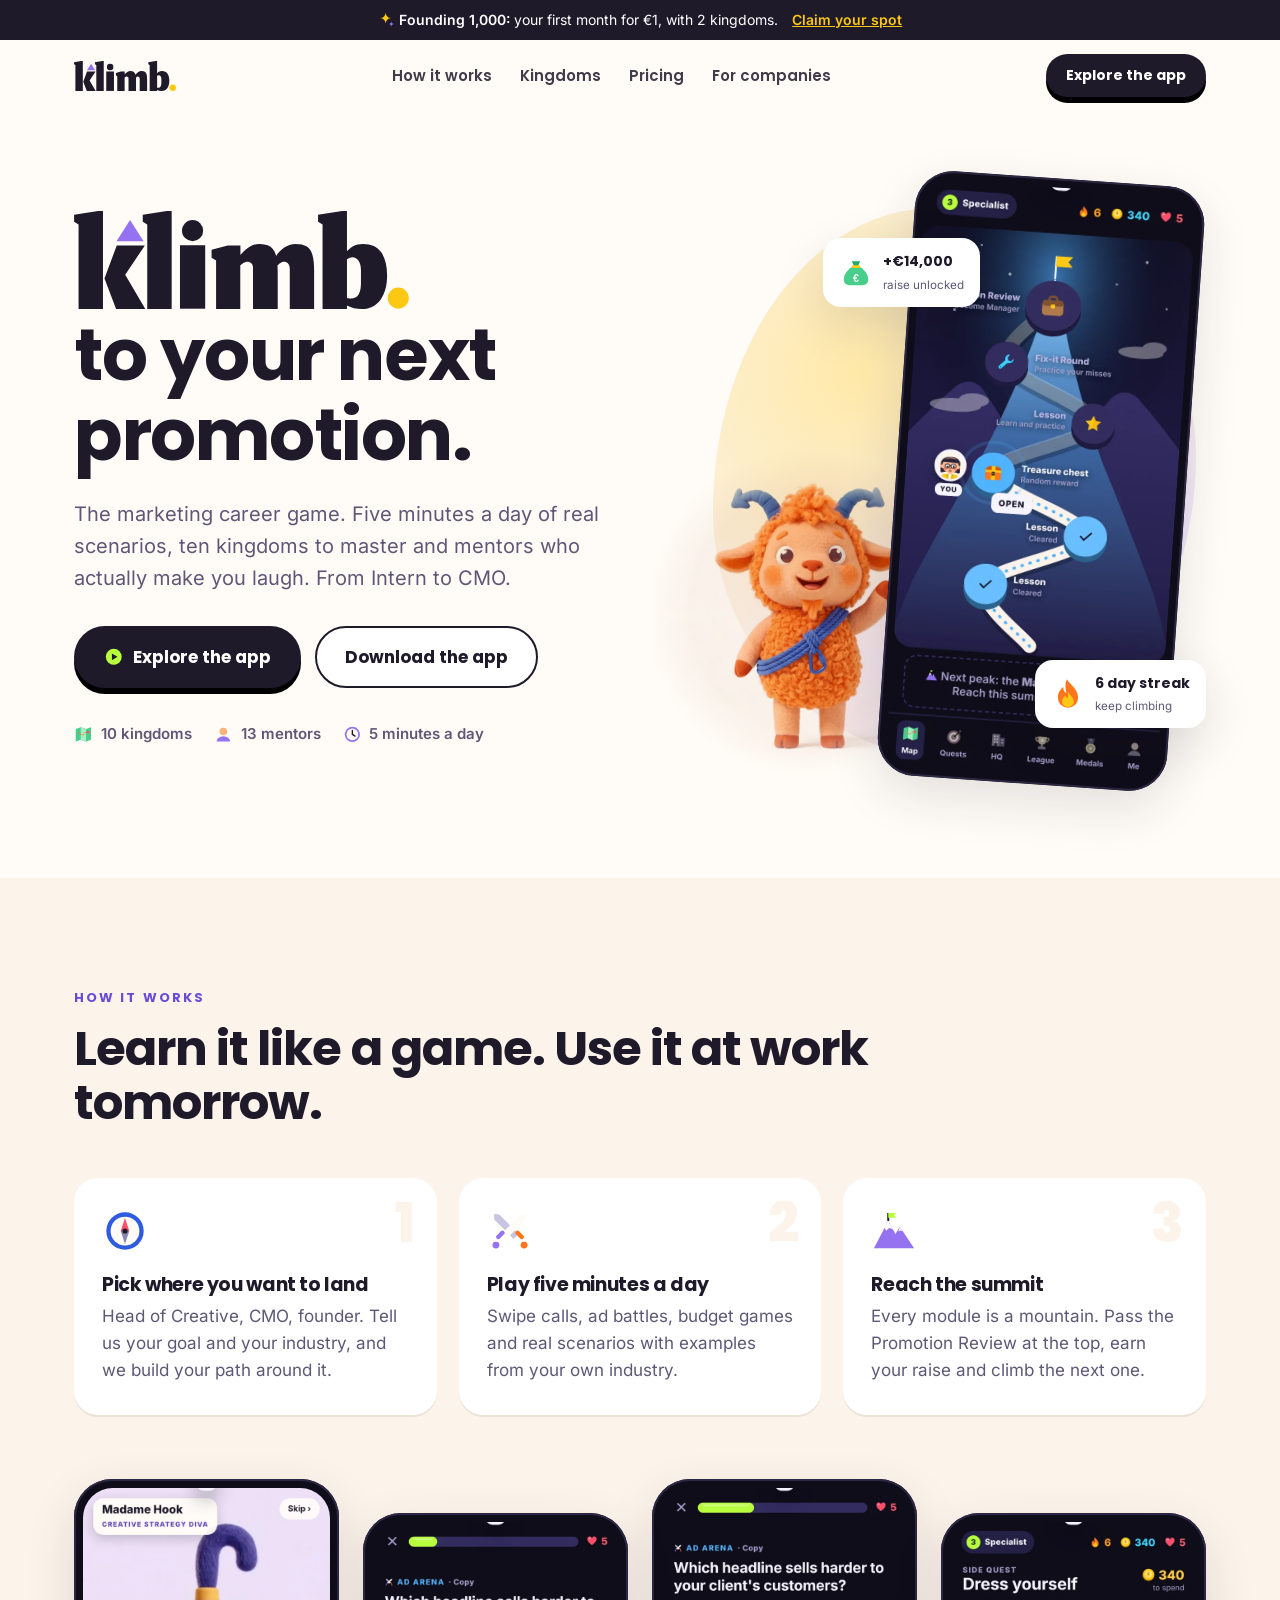
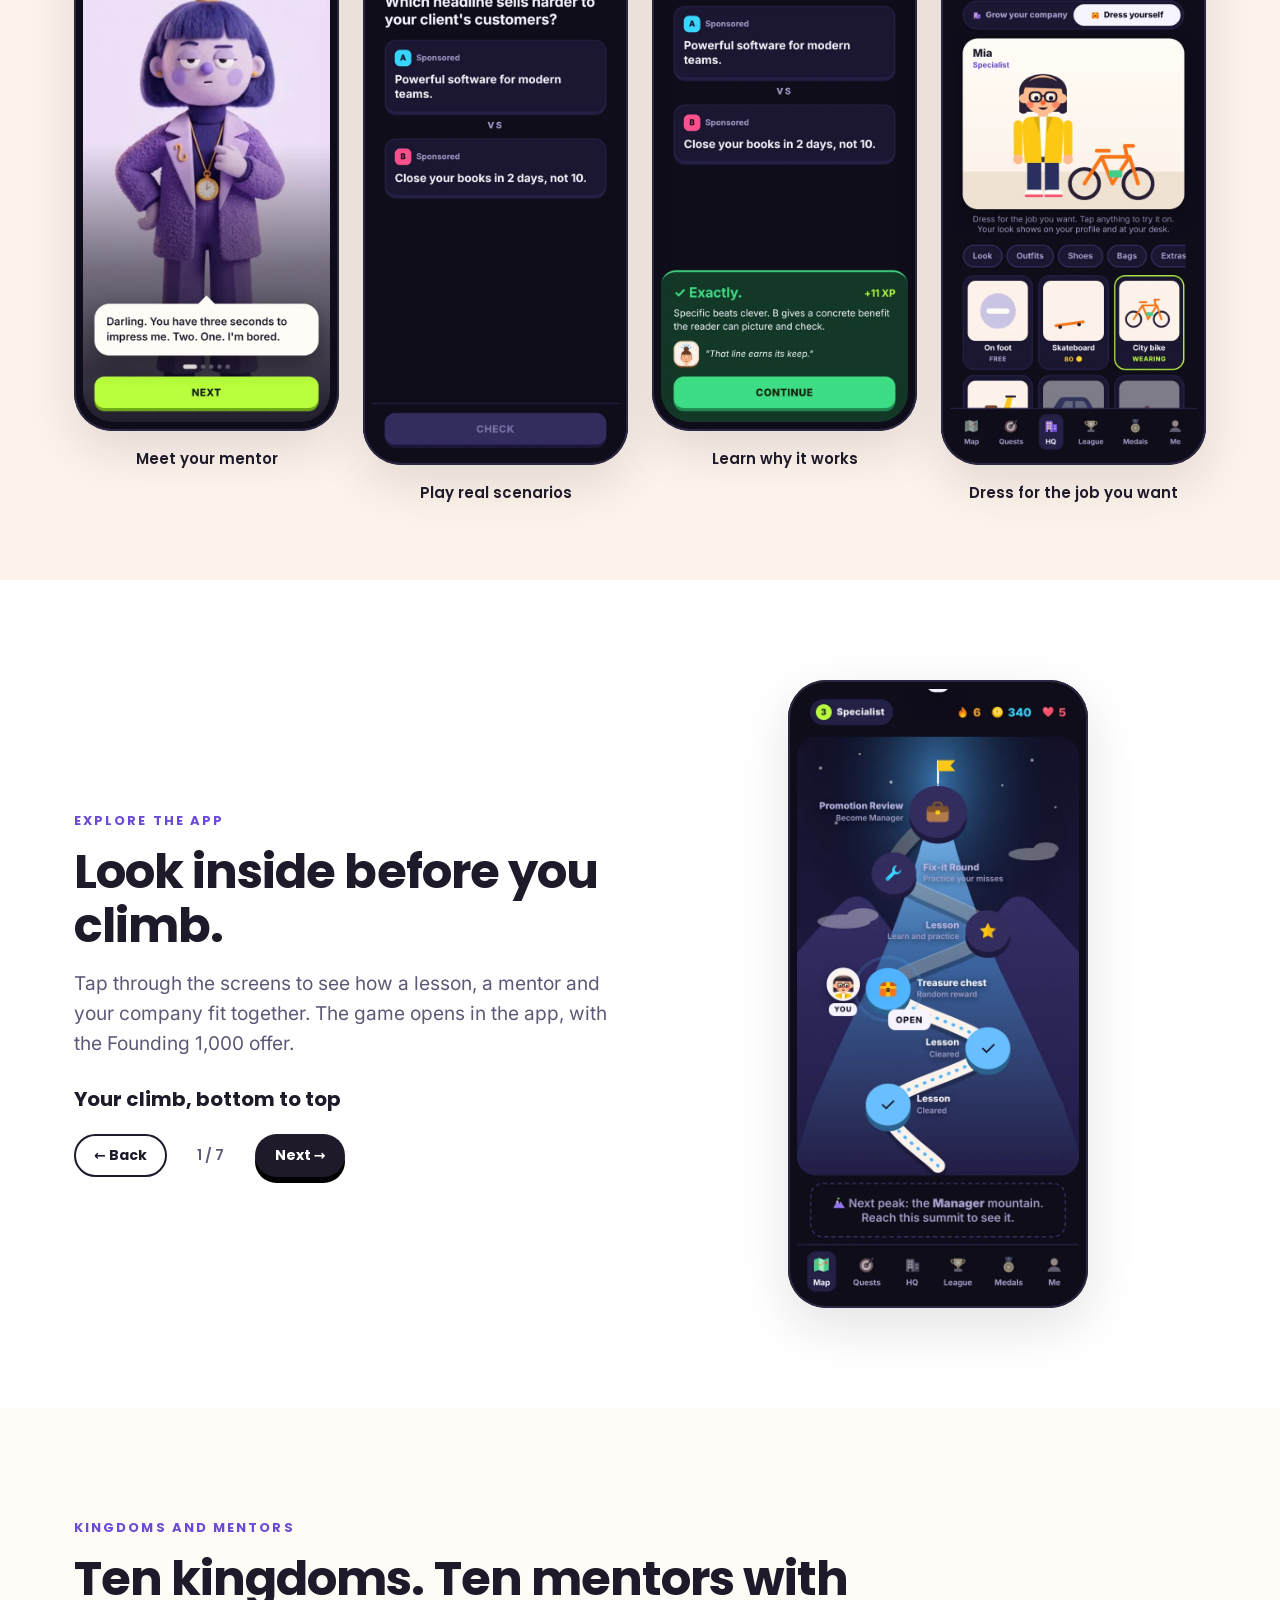
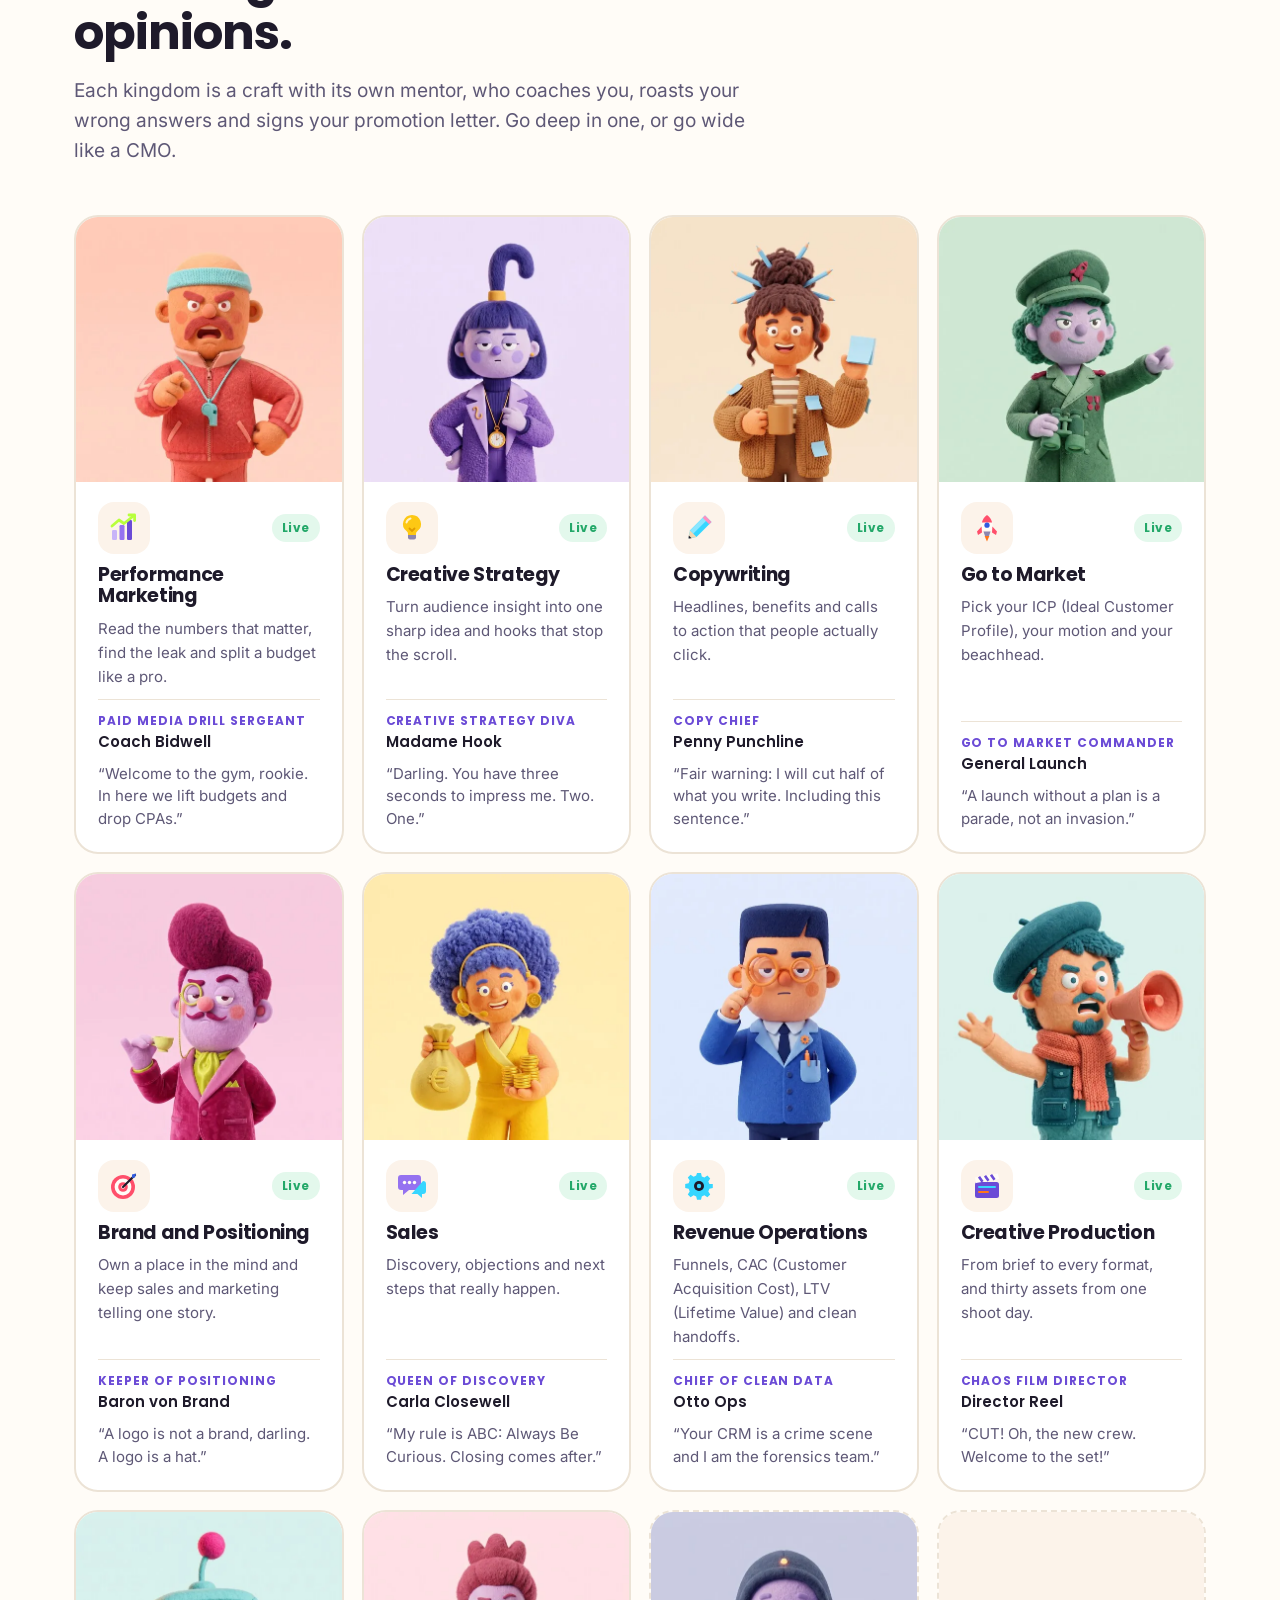
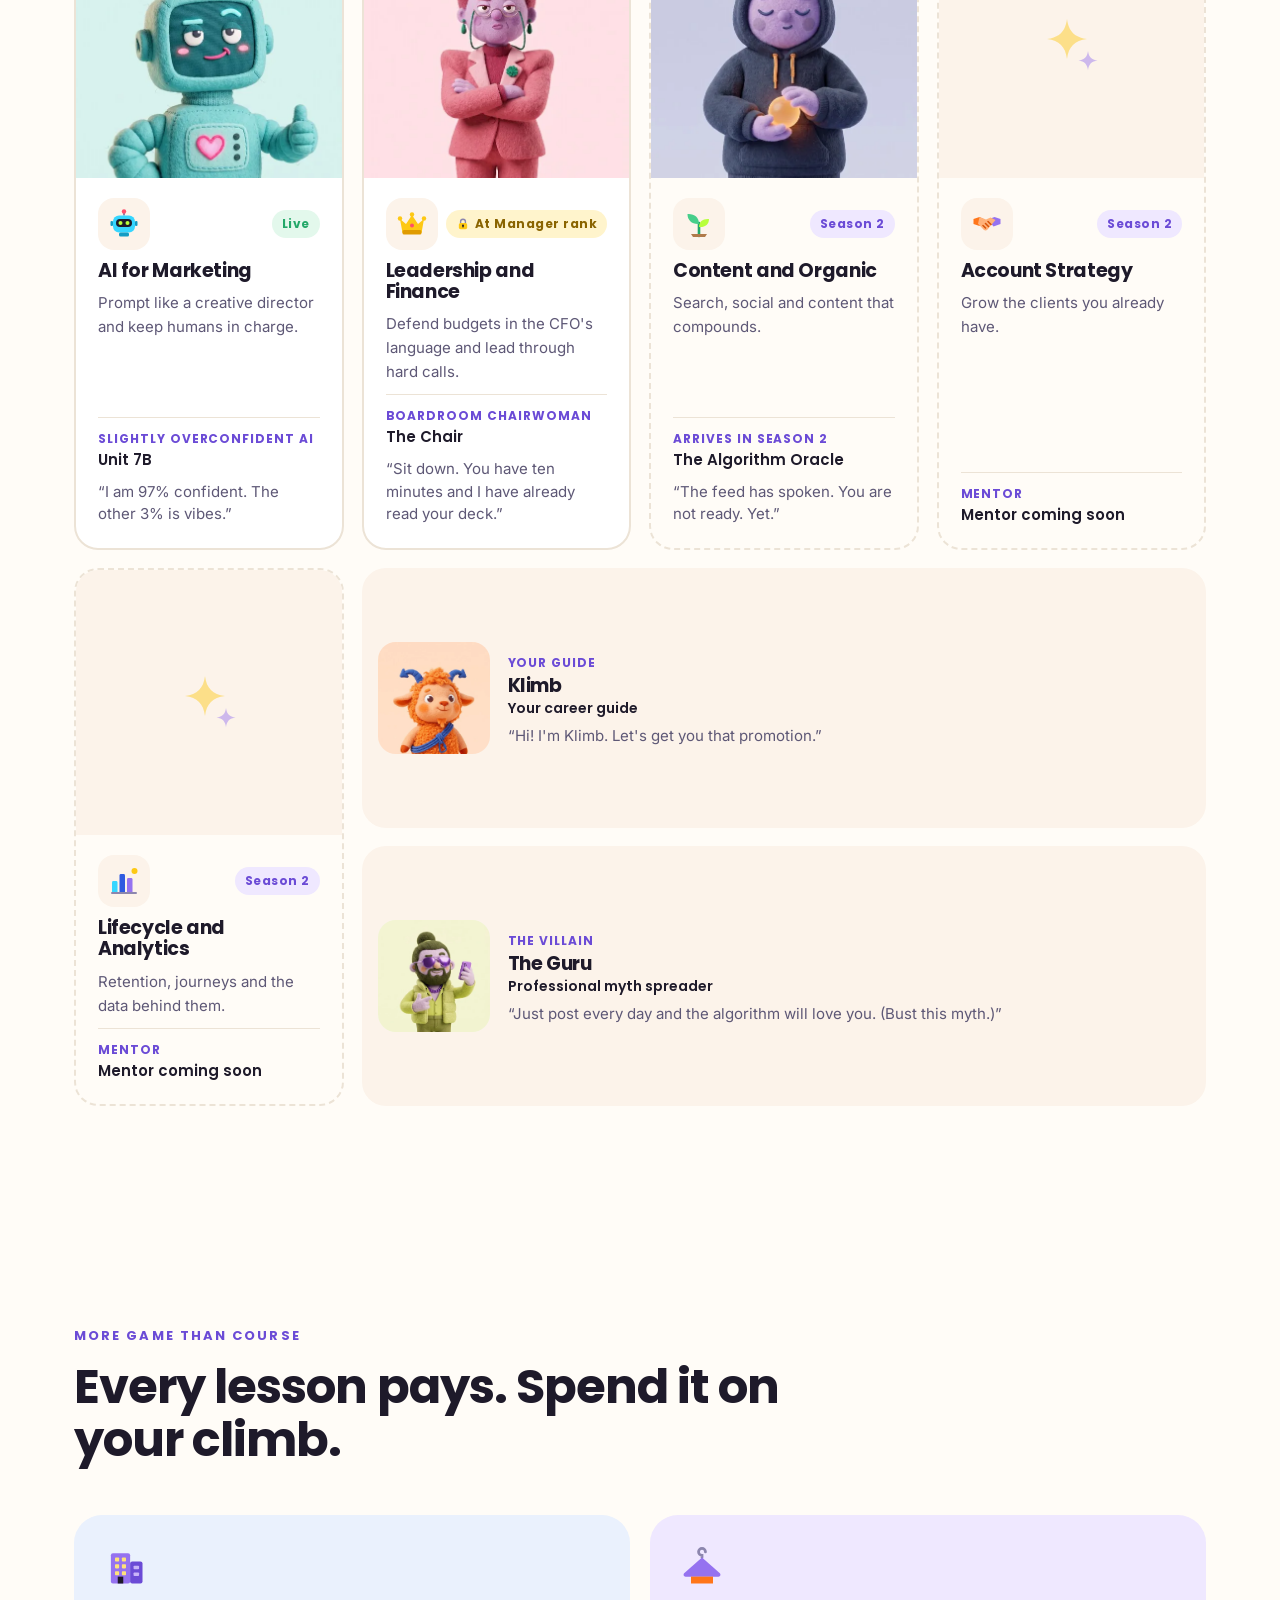
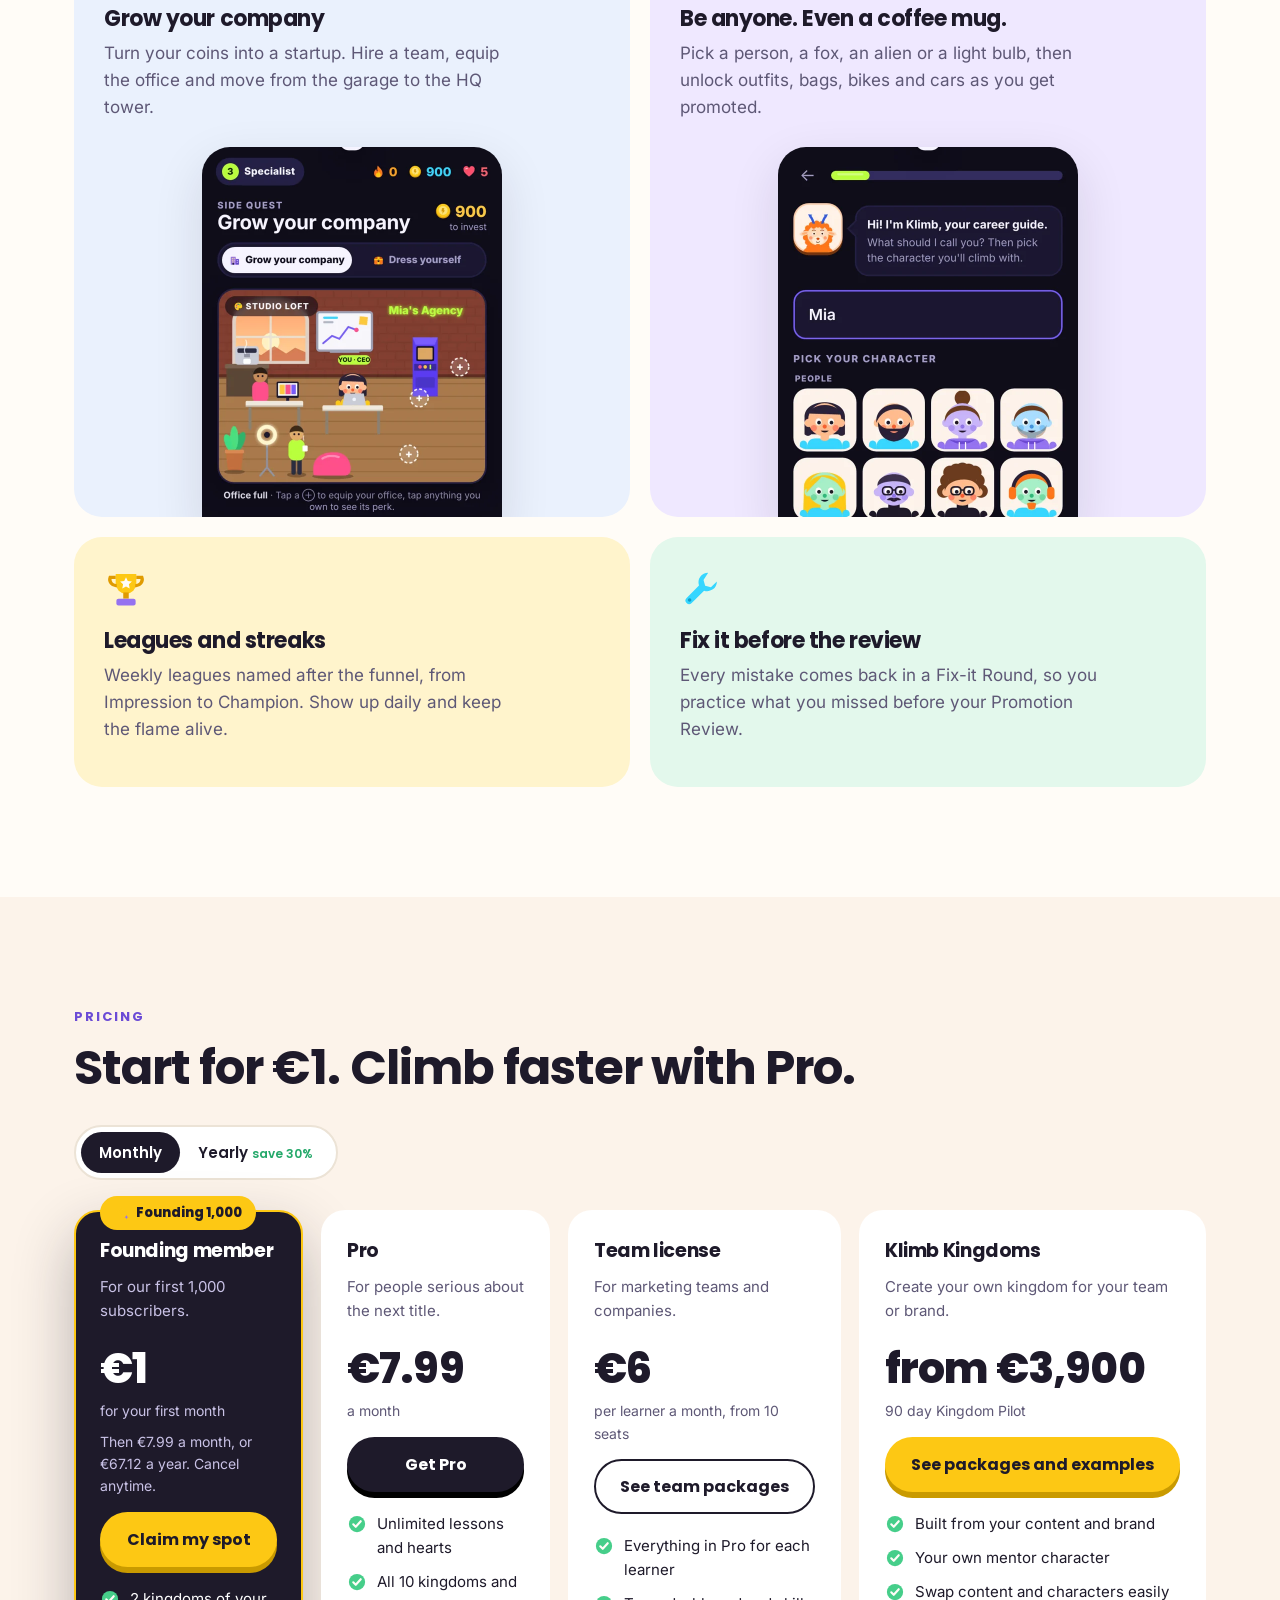
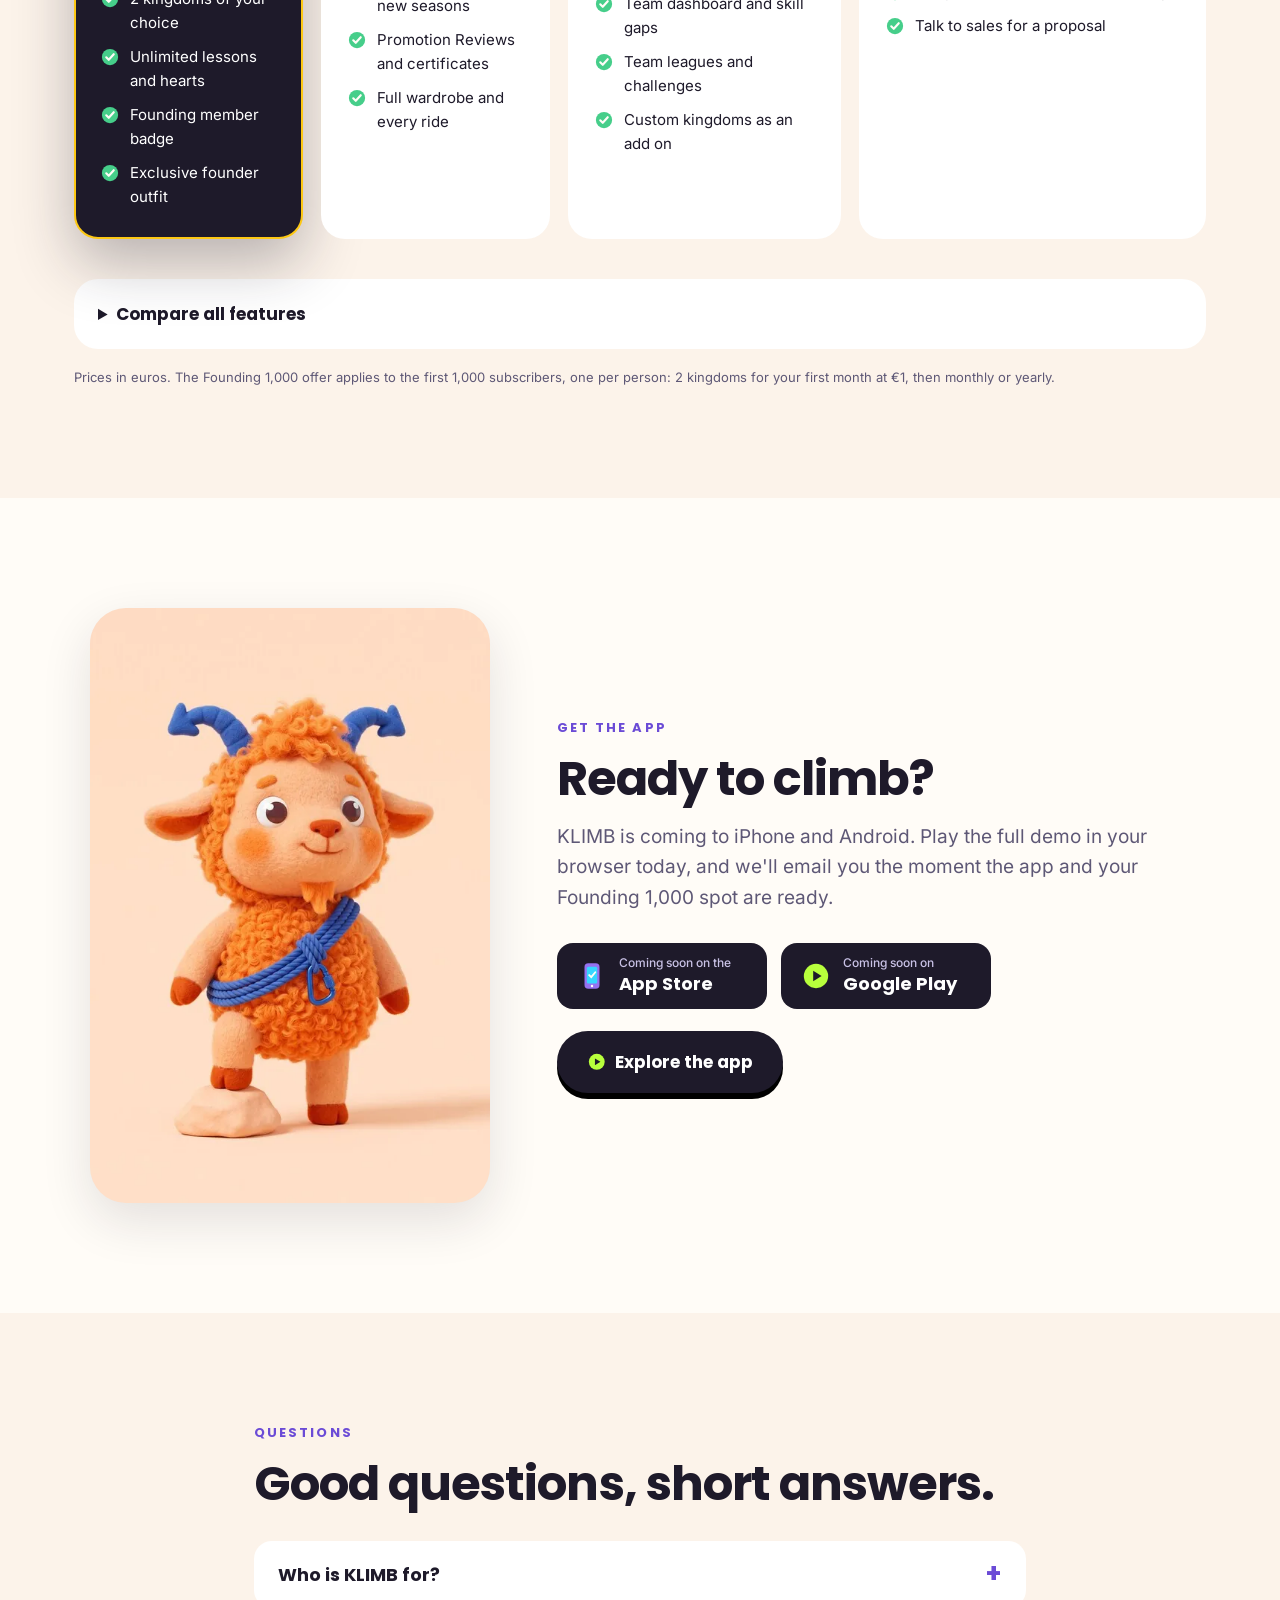
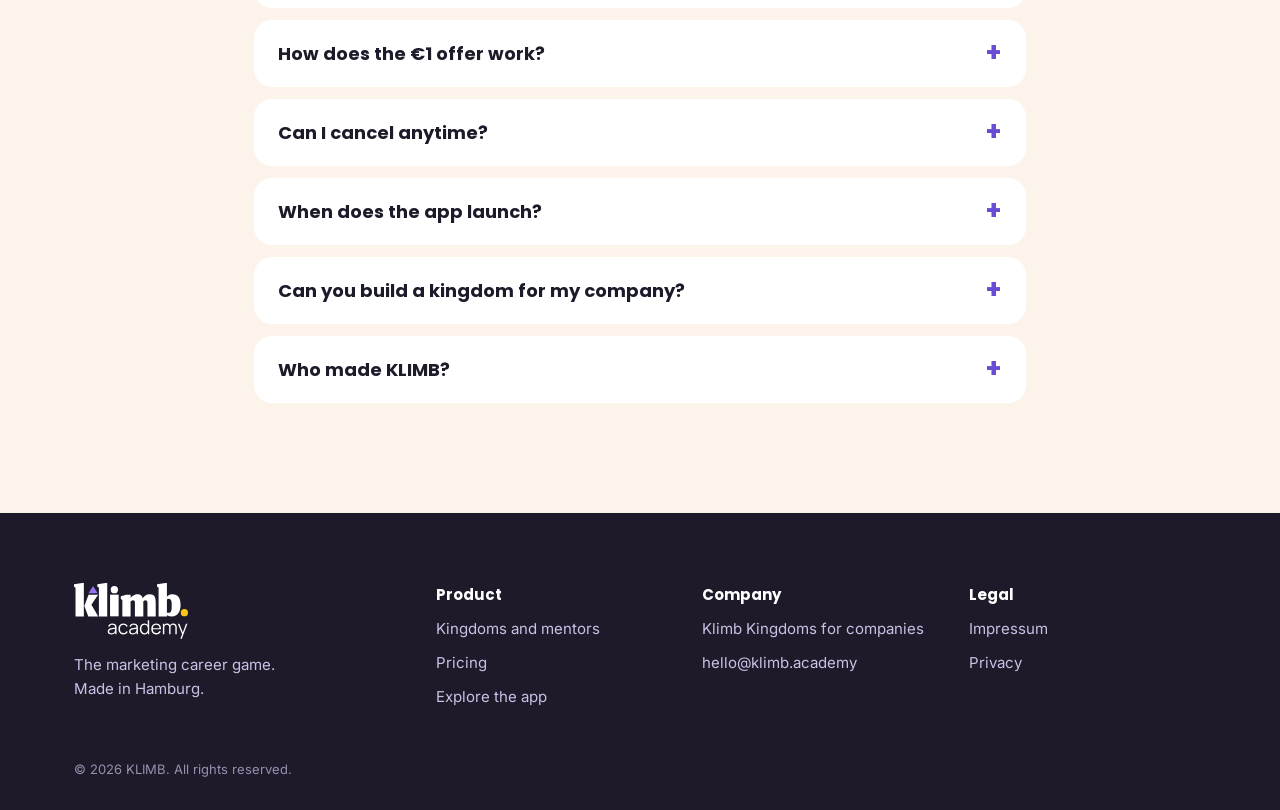
<file: index.html>
<!DOCTYPE html>
<html lang="en">
<head>
<meta charset="utf-8">
<meta name="viewport" content="width=device-width, initial-scale=1, viewport-fit=cover">
<title>KLIMB · The marketing career game</title>
<meta name="description" content="KLIMB is the marketing career game. Five minutes a day of real scenarios, ten kingdoms and mentors who make you laugh. Climb from Intern to CMO. Founding 1,000: your first month for €1.">
<link rel="canonical" href="https://klimb.academy/">
<meta property="og:type" content="website">
<meta property="og:url" content="https://klimb.academy/">
<meta property="og:title" content="KLIMB · klimb. to your next promotion.">
<meta property="og:description" content="The marketing career game. Five minutes a day, from Intern to CMO. Founding 1,000: your first month for €1.">
<meta property="og:image" content="https://klimb.academy/assets/og.png">
<meta name="twitter:card" content="summary_large_image">
<meta name="theme-color" content="#FFFCF7">
<link rel="icon" href="assets/logo/klimb-avatar-logo.svg" type="image/svg+xml">
<link rel="apple-touch-icon" href="assets/apple-touch-icon.png">
<link rel="preload" href="assets/fonts/poppins-latin-700-normal.woff2" as="font" type="font/woff2" crossorigin>
<link rel="stylesheet" href="styles.css">
</head>
<body>
<svg width="0" height="0" style="position:absolute" aria-hidden="true"><symbol id="ki-barchart" viewBox="0 0 32 32"><rect x="4" y="16" width="5.5" height="12" rx="1.4" fill="#36D6FF"/><rect x="11.5" y="9" width="5.5" height="19" rx="1.4" fill="#2F5BE0"/><rect x="19" y="13" width="5.5" height="15" rx="1.4" fill="#9572F0"/><rect x="3" y="27" width="26" height="2" rx="1" fill="#8C86AE"/><circle cx="26.5" cy="6" r="3" fill="#FDC814"/></symbol><symbol id="ki-bolt" viewBox="0 0 32 32"><path d="M18.5 2 6 18h8.5l-2 12L26 13h-8.5z" fill="#FDC814"/><path d="M18.5 2 14 13h3.5z" fill="#FFE27A"/></symbol><symbol id="ki-box" viewBox="0 0 32 32"><path d="M16 3.5 28 9v14l-12 5.5L4 23V9z" fill="#B07A4A"/><path d="M16 3.5 28 9l-12 5.5L4 9z" fill="#FFB27A"/><path d="M16 14.5v14L4 23V9z" fill="#7E5230"/><path d="M10 6.2l12 5.5v4l-3 1.4v-4L7 7.6z" fill="#FDC814"/></symbol><symbol id="ki-brain" viewBox="0 0 32 32"><path d="M15 6.5a4 4 0 0 0-7.4 1.4A4.6 4.6 0 0 0 5 16a4.6 4.6 0 0 0 2.6 7.6A4.4 4.4 0 0 0 15 25z" fill="#FF8FC0"/><path d="M17 6.5a4 4 0 0 1 7.4 1.4A4.6 4.6 0 0 1 27 16a4.6 4.6 0 0 1-2.6 7.6A4.4 4.4 0 0 1 17 25z" fill="#C8B4F8"/><path d="M10 12.5c1.5 0 2.5 1 2.5 2.5M9 19c1.6-.6 3.4.2 3.8 1.8M22 12.5c-1.5 0-2.5 1-2.5 2.5M23 19c-1.6-.6-3.4.2-3.8 1.8" stroke="#1E1A2A" stroke-width="1.6" fill="none" stroke-linecap="round" opacity=".55"/></symbol><symbol id="ki-briefcase" viewBox="0 0 32 32"><path d="M11.5 9V7.5A2.5 2.5 0 0 1 14 5h4a2.5 2.5 0 0 1 2.5 2.5V9" stroke="#7E5230" stroke-width="2.6" fill="none"/><rect x="3.5" y="9" width="25" height="18" rx="4" fill="#B07A4A"/><rect x="3.5" y="9" width="25" height="7" rx="3.5" fill="#7E5230"/><rect x="13.5" y="14" width="5" height="4.5" rx="1.2" fill="#FDC814"/></symbol><symbol id="ki-building" viewBox="0 0 32 32"><rect x="5" y="6" width="14" height="22" rx="1.5" fill="#9572F0"/><rect x="19" y="12" width="9" height="16" rx="1.5" fill="#6B4BD6"/><rect x="8" y="9" width="3" height="3" rx=".6" fill="#FFE27A"/><rect x="8" y="14" width="3" height="3" rx=".6" fill="#FFE27A"/><rect x="8" y="19" width="3" height="3" rx=".6" fill="#FFE27A"/><rect x="13" y="9" width="3" height="3" rx=".6" fill="#FFE27A"/><rect x="13" y="14" width="3" height="3" rx=".6" fill="#FFE27A"/><rect x="13" y="19" width="3" height="3" rx=".6" fill="#FFE27A"/><rect x="21.5" y="15" width="4" height="2.6" rx=".6" fill="#C8B4F8"/><rect x="21.5" y="20" width="4" height="2.6" rx=".6" fill="#C8B4F8"/><rect x="10" y="23" width="4" height="5" fill="#1E1A2A"/></symbol><symbol id="ki-bulb" viewBox="0 0 32 32"><path d="M16 3a9 9 0 0 0-5.5 16.1c1 .8 1.5 1.8 1.5 3V23h8v-.9c0-1.2.5-2.2 1.5-3A9 9 0 0 0 16 3z" fill="#FDC814"/><path d="M12 23h8v2.5a2 2 0 0 1-2 2h-4a2 2 0 0 1-2-2z" fill="#8C86AE"/><path d="M13.5 16.5l2.5 2.5 2.5-2.5" stroke="#E09B00" stroke-width="1.8" fill="none" stroke-linecap="round"/><path d="M10.5 10.5a5.5 5.5 0 0 1 4-4" stroke="#FFFCF7" stroke-width="2" fill="none" stroke-linecap="round" opacity=".8"/></symbol><symbol id="ki-chartup" viewBox="0 0 32 32"><rect x="4" y="18" width="5" height="10" rx="1.2" fill="#C8B4F8"/><rect x="11.5" y="13" width="5" height="15" rx="1.2" fill="#9572F0"/><rect x="19" y="8" width="5" height="20" rx="1.2" fill="#6B4BD6"/><path d="M4 14l7-6 5 3.5L26 3.5" stroke="#B8FF3C" stroke-width="2.8" fill="none" stroke-linecap="round" stroke-linejoin="round"/><path d="M21 3h5.6v5.6" stroke="#B8FF3C" stroke-width="2.8" fill="none" stroke-linecap="round" stroke-linejoin="round"/></symbol><symbol id="ki-chat" viewBox="0 0 32 32"><path d="M5 5h17a3 3 0 0 1 3 3v9a3 3 0 0 1-3 3h-9l-6 5v-5H5a3 3 0 0 1-3-3V8a3 3 0 0 1 3-3z" fill="#9572F0"/><path d="M27 11a3 3 0 0 1 3 3v7a3 3 0 0 1-3 3h-1v4l-4.5-4h-6" fill="#36D6FF"/><circle cx="8.5" cy="12.5" r="1.7" fill="#FFFCF7"/><circle cx="13.5" cy="12.5" r="1.7" fill="#FFFCF7"/><circle cx="18.5" cy="12.5" r="1.7" fill="#FFFCF7"/></symbol><symbol id="ki-check" viewBox="0 0 32 32"><circle cx="16" cy="16" r="13" fill="#46CE8A"/><path d="M10 16.5l4 4 8-9" stroke="#FFFCF7" stroke-width="3.4" fill="none" stroke-linecap="round" stroke-linejoin="round"/></symbol><symbol id="ki-chest" viewBox="0 0 32 32"><rect x="4" y="13" width="24" height="14" rx="2.5" fill="#FF751A"/><path d="M4 13a8 7 0 0 1 8-7h8a8 7 0 0 1 8 7z" fill="#D9550A"/><rect x="4" y="12" width="24" height="3.4" fill="#FDC814"/><rect x="13" y="6" width="6" height="21" fill="#FDC814"/><rect x="13.6" y="14.5" width="4.8" height="6" rx="1.2" fill="#1E1A2A"/><circle cx="16" cy="17" r="1" fill="#FDC814"/></symbol><symbol id="ki-clapper" viewBox="0 0 32 32"><rect x="4" y="12" width="24" height="16" rx="2.5" fill="#6B4BD6"/><path d="M4 7.5l23-4 1 5.5-23 4z" fill="#FFFCF7"/><path d="M8 6.8l3.5 5M14 5.7l3.5 5M20 4.7l3.5 5" stroke="#6B4BD6" stroke-width="2.6"/><rect x="7" y="16" width="18" height="2" rx="1" fill="#36D6FF"/><rect x="7" y="21" width="11" height="2" rx="1" fill="#FF751A"/></symbol><symbol id="ki-clock" viewBox="0 0 32 32"><circle cx="16" cy="16" r="13" fill="#9572F0"/><circle cx="16" cy="16" r="10" fill="#FFFCF7"/><path d="M16 9.5V16l4.5 3" stroke="#1E1A2A" stroke-width="2.4" fill="none" stroke-linecap="round"/></symbol><symbol id="ki-coin" viewBox="0 0 32 32"><circle cx="16" cy="16" r="13" fill="#E09B00"/><circle cx="16" cy="14.6" r="12" fill="#FDC814"/><circle cx="16" cy="14.6" r="8" fill="#FFE27A"/><path d="M14 10.2h4l-1 4.2 2.4 0-5.2 6.4 1.2-4.4h-2.6z" fill="#E09B00"/></symbol><symbol id="ki-compass" viewBox="0 0 32 32"><circle cx="16" cy="16" r="13" fill="#2F5BE0"/><circle cx="16" cy="16" r="10" fill="#FFFCF7"/><path d="M16 7l3 9h-6z" fill="#FF4F6B"/><path d="M16 25l-3-9h6z" fill="#8C86AE"/><circle cx="16" cy="16" r="1.8" fill="#1E1A2A"/></symbol><symbol id="ki-crown" viewBox="0 0 32 32"><path d="M4 11l6 5 6-9 6 9 6-5-2.5 14h-19z" fill="#FDC814"/><rect x="6.5" y="22" width="19" height="4.5" rx="1.5" fill="#E09B00"/><circle cx="4" cy="10.5" r="2.2" fill="#FDC814"/><circle cx="28" cy="10.5" r="2.2" fill="#FDC814"/><circle cx="16" cy="6.5" r="2.2" fill="#FDC814"/><circle cx="16" cy="17.5" r="2" fill="#FF4F6B"/></symbol><symbol id="ki-flame" viewBox="0 0 32 32"><path d="M15 2c2.5 5 10.5 8.5 10.5 17.5a9.5 9.5 0 0 1-19 0c0-5 2.6-8 5-10 0 3 1.2 5 3 5.6C13.5 10.5 13 6 15 2z" fill="#FF751A"/><path d="M16.5 14c1 3.5 5 5 5 9a5.5 5.5 0 0 1-11 0c0-3 2-4.5 3.4-5.6.3 1.6 1 2.4 1.8 2.7.4-2.4.2-4.2.8-6.1z" fill="#FDC814"/></symbol><symbol id="ki-gear" viewBox="0 0 32 32"><path d="M14 3h4l.8 3.4 2.6 1.1 3-1.9 2.8 2.8-1.9 3 1.1 2.6L29.8 14v4l-3.4.8-1.1 2.6 1.9 3-2.8 2.8-3-1.9-2.6 1.1L18 29.8h-4l-.8-3.4-2.6-1.1-3 1.9-2.8-2.8 1.9-3-1.1-2.6L2.2 18v-4l3.4-.8 1.1-2.6-1.9-3 2.8-2.8 3 1.9 2.6-1.1z" fill="#36D6FF"/><circle cx="16" cy="16" r="5" fill="#1E1A2A"/><circle cx="16" cy="16" r="2.2" fill="#36D6FF"/></symbol><symbol id="ki-handshake" viewBox="0 0 32 32"><path d="M2.5 11l6-2 5 2.5-5 6.5-6-2z" fill="#FF751A"/><path d="M29.5 11l-6-2-6.5 2.5 5.5 7 7-2.5z" fill="#9572F0"/><path d="M8.5 9l6.5 2.5 4.5-2 5 2.5-8 9.5c-1 1.2-2.7 1.3-3.8.2l-5.7-6z" fill="#FFB27A"/><path d="M12 17.5l2.5 2.5M14.5 15.5l3 3M17 13.5l3 3" stroke="#D9550A" stroke-width="1.6" stroke-linecap="round"/></symbol><symbol id="ki-hanger" viewBox="0 0 32 32"><path d="M16 9V7.5a2.5 2.5 0 1 1 2.5-2.5" stroke="#8C86AE" stroke-width="2" fill="none" stroke-linecap="round"/><path d="M16 9 3 20.5c-.8.8-.3 2.5 1 2.5h24c1.3 0 1.8-1.7 1-2.5z" fill="#9572F0"/><path d="M8 23h16v5H8z" fill="#FF751A"/></symbol><symbol id="ki-heart" viewBox="0 0 32 32"><path d="M16 27C7 20.5 3.5 16 3.5 11.2A6.2 6.2 0 0 1 16 8a6.2 6.2 0 0 1 12.5 3.2C28.5 16 25 20.5 16 27z" fill="#FF4F6B"/><path d="M8.5 9.6a3 3 0 0 1 3.4-.8" stroke="#FFFCF7" stroke-width="2" stroke-linecap="round" fill="none" opacity=".75"/></symbol><symbol id="ki-laptop" viewBox="0 0 32 32"><rect x="6" y="6.5" width="20" height="14" rx="2" fill="#8C86AE"/><rect x="8" y="8.5" width="16" height="10" rx="1" fill="#2F5BE0"/><path d="M10 15l3-3 2.5 2 4-4.5" stroke="#B8FF3C" stroke-width="1.8" fill="none" stroke-linecap="round" stroke-linejoin="round"/><path d="M3 22h26l-2 4H5z" fill="#C9C4E2"/></symbol><symbol id="ki-lock" viewBox="0 0 32 32"><path d="M10.5 14v-3.5a5.5 5.5 0 0 1 11 0V14" stroke="#8C86AE" stroke-width="3.2" fill="none"/><rect x="6.5" y="13.5" width="19" height="14.5" rx="4" fill="#FDC814"/><circle cx="16" cy="19.4" r="2.2" fill="#1E1A2A"/><rect x="15" y="20" width="2" height="4.4" rx="1" fill="#1E1A2A"/></symbol><symbol id="ki-map" viewBox="0 0 32 32"><path d="M3 7l8.5-3 9 3 8.5-3v21l-8.5 3-9-3L3 28z" fill="#46CE8A"/><path d="M11.5 4v21l9 3V7z" fill="#A6EEC6"/><path d="M7 13c3 0 4 4 7 4s4-5 7-5 3 3 5 3" stroke="#FF751A" stroke-width="1.8" fill="none" stroke-dasharray="2.4 2"/><circle cx="24" cy="12" r="2.4" fill="#FF4F6B"/></symbol><symbol id="ki-medal" viewBox="0 0 32 32"><path d="M9 2.5h5l3 9h-5zM23 2.5h-5l-3 9h5z" fill="#2F5BE0"/><path d="M14 2.5h4l-2 7z" fill="#7FA0FF"/><circle cx="16" cy="20" r="9" fill="#FDC814"/><circle cx="16" cy="20" r="6" fill="#E09B00"/><path d="M16 15.8l1.3 2.7 3 .4-2.2 2 .5 3-2.6-1.4-2.6 1.4.5-3-2.2-2 3-.4z" fill="#FFE27A"/></symbol><symbol id="ki-megaphone" viewBox="0 0 32 32"><path d="M5 13h5l13-7.5v21L10 19H5a2 2 0 0 1-2-2v-2a2 2 0 0 1 2-2z" fill="#FF751A"/><path d="M10 13l13-7.5v21L10 19z" fill="#FDC814"/><rect x="6.5" y="19" width="4" height="8" rx="1.5" fill="#D9550A"/><path d="M26 12.5a4.5 4.5 0 0 1 0 7" stroke="#8C86AE" stroke-width="2.2" fill="none" stroke-linecap="round"/></symbol><symbol id="ki-moneybag" viewBox="0 0 32 32"><path d="M12 5h8l-2.5 5h-3z" fill="#23A869"/><path d="M14.5 9.5h3c6 2 10 8 10 12.5 0 4-3 5.5-6 5.5h-11c-3 0-6-1.5-6-5.5 0-4.5 4-10.5 10-12.5z" fill="#46CE8A"/><rect x="12" y="8.6" width="8" height="2.6" rx="1.3" fill="#FDC814"/><text x="16" y="24.5" text-anchor="middle" font-family="Arial,sans-serif" font-weight="900" font-size="10" fill="#FFFCF7">€</text></symbol><symbol id="ki-mountain" viewBox="0 0 32 32"><path d="M2 28 12 9l5 9 3-5 10 15z" fill="#9572F0"/><path d="M12 9l3.2 6-2.4-1.2-2.2 2-1.4-2.6zM20 13l2 3.2-1.6-.6-1.4.8z" fill="#FFFCF7"/><path d="M12 9V3.5" stroke="#1E1A2A" stroke-width="1.4"/><path d="M12 3.5h5.5l-1.5 1.6 1.5 1.6H12z" fill="#B8FF3C"/></symbol><symbol id="ki-pencil" viewBox="0 0 32 32"><path d="M22 3.5l6.5 6.5-15 15-7.8 1.3 1.3-7.8z" fill="#36D6FF"/><path d="M22 3.5l3.2 3.2-15 15-3.2-3.2z" fill="#8BE6FF"/><path d="M7 18.5l6.5 6.5-7.8 1.3z" fill="#F6D7B0"/><path d="M5.8 23.4l2.8 2.8-3 .2z" fill="#1E1A2A"/><path d="M22 3.5l6.5 6.5-2.3 2.3-6.5-6.5z" fill="#FF8FC0"/></symbol><symbol id="ki-person_accman" viewBox="0 0 32 32"><circle cx="16" cy="10.5" r="6" fill="#C8B4F8"/><path d="M10 9a6 6 0 0 1 12 0c-3-1.6-9-1.6-12 0z" fill="#1E1A2A"/><path d="M5 29a11 9 0 0 1 22 0z" fill="#1E3FA8"/><path d="M14 20h4l-2 6z" fill="#FF4F6B"/></symbol><symbol id="ki-person_intern" viewBox="0 0 32 32"><circle cx="16" cy="10" r="6" fill="#FFB27A"/><path d="M9 8l7-4 7 4-7 3z" fill="#1E1A2A"/><path d="M22 8v4" stroke="#FDC814" stroke-width="1.4"/><path d="M5 29a11 9 0 0 1 22 0z" fill="#36D6FF"/></symbol><symbol id="ki-phone" viewBox="0 0 32 32"><rect x="8" y="2.5" width="16" height="27" rx="4" fill="#9572F0"/><rect x="10.5" y="6" width="11" height="18" rx="1.6" fill="#36D6FF"/><circle cx="16" cy="26.6" r="1.3" fill="#FFFCF7"/><path d="M13 15l2.2 2.2L19.5 12" stroke="#FFFCF7" stroke-width="2" fill="none" stroke-linecap="round"/></symbol><symbol id="ki-play" viewBox="0 0 32 32"><circle cx="16" cy="16" r="13" fill="#B8FF3C"/><path d="M13 10.5v11l9-5.5z" fill="#1E1A2A"/></symbol><symbol id="ki-puzzle" viewBox="0 0 32 32"><path d="M4 9h6a3 3 0 1 1 6 0h6v6a3 3 0 1 1 0 6v6H4z" fill="#9572F0"/><path d="M16 15a3 3 0 1 0 0 6v6H4V15z" fill="#FF751A"/></symbol><symbol id="ki-robot" viewBox="0 0 32 32"><rect x="15" y="2.5" width="2" height="5" fill="#8C86AE"/><circle cx="16" cy="3.5" r="2.2" fill="#FF4F6B"/><rect x="5" y="7.5" width="22" height="17" rx="6" fill="#36D6FF"/><rect x="8" y="11" width="16" height="8" rx="4" fill="#1E1A2A"/><circle cx="12.5" cy="15" r="2" fill="#B8FF3C"/><circle cx="19.5" cy="15" r="2" fill="#B8FF3C"/><rect x="2.5" y="13" width="2.5" height="5" rx="1" fill="#139CC4"/><rect x="27" y="13" width="2.5" height="5" rx="1" fill="#139CC4"/><rect x="11" y="24.5" width="10" height="4" rx="1.5" fill="#139CC4"/></symbol><symbol id="ki-rocket" viewBox="0 0 32 32"><path d="M16 3c5 3.5 6.5 9 5.5 15.5h-11C9.5 12 11 6.5 16 3z" fill="#FFFCF7"/><path d="M16 3c2.7 1.9 4.4 4.4 5.1 7.4H10.9C11.6 7.4 13.3 4.9 16 3z" fill="#FF4F6B"/><circle cx="16" cy="13.2" r="2.6" fill="#2F5BE0"/><path d="M10.6 14.5 6 19.5l1 3.5 4-2.5zM21.4 14.5l4.6 5-1 3.5-4-2.5z" fill="#FF4F6B"/><path d="M12.5 19.5h7L18 24h-4z" fill="#8C86AE"/><path d="M13.6 24h4.8L16 29.5z" fill="#FF751A"/></symbol><symbol id="ki-sparkle" viewBox="0 0 32 32"><path d="M14 3c.8 6.2 3.8 9.2 10 10-6.2.8-9.2 3.8-10 10-.8-6.2-3.8-9.2-10-10 6.2-.8 9.2-3.8 10-10z" fill="#FDC814"/><path d="M24.5 19c.4 3 1.8 4.4 4.8 4.8-3 .4-4.4 1.8-4.8 4.8-.4-3-1.8-4.4-4.8-4.8 3-.4 4.4-1.8 4.8-4.8z" fill="#9572F0"/></symbol><symbol id="ki-sprout" viewBox="0 0 32 32"><path d="M16 28V15" stroke="#23A869" stroke-width="2.6" stroke-linecap="round"/><path d="M16 16C16 9 11 5.5 4.5 6 4.5 12.5 9 16.5 16 16z" fill="#46CE8A"/><path d="M16 19c0-5.5 4-8.5 10-8 0 5.5-4 8.5-10 8z" fill="#B8FF3C"/><path d="M8 26h16l-2 3H10z" fill="#B07A4A"/></symbol><symbol id="ki-star" viewBox="0 0 32 32"><path d="M16 3.5l3.7 7.6 8.3 1.2-6 5.9 1.4 8.3L16 22.6l-7.4 3.9L10 18.2l-6-5.9 8.3-1.2z" fill="#FDC814"/><path d="M16 3.5l3.7 7.6 8.3 1.2-6 5.9 1.4 8.3L16 22.6z" fill="#E09B00" opacity=".35"/></symbol><symbol id="ki-swirl" viewBox="0 0 32 32"><circle cx="16" cy="16" r="13" fill="#9572F0"/><path d="M16 16.5a2.5 2.5 0 1 1 2.5-2.5 5 5 0 0 1-5 5 7.5 7.5 0 0 1-7.5-7.5A10 10 0 0 1 16 1.5" stroke="#36D6FF" stroke-width="2.8" fill="none" stroke-linecap="round" transform="translate(.5 4)"/><circle cx="16.5" cy="17.5" r="1.6" fill="#FFFCF7"/></symbol><symbol id="ki-swords" viewBox="0 0 32 32"><path d="M5 4l3.5.5L22 18l-3.5 3.5L5 8z" fill="#C9C4E2"/><path d="M27 4l-3.5.5L10 18l3.5 3.5L27 8z" fill="#FFFCF7"/><path d="M17 20.5l5 5M15 20.5l-5 5" stroke="#1E1A2A" stroke-width="0" /><rect x="19.2" y="17.2" width="7" height="3" rx="1.2" transform="rotate(45 22.7 18.7)" fill="#FF751A"/><rect x="5.8" y="17.2" width="7" height="3" rx="1.2" transform="rotate(-45 9.3 18.7)" fill="#9572F0"/><circle cx="25.8" cy="25.8" r="2.4" fill="#FF751A"/><circle cx="6.2" cy="25.8" r="2.4" fill="#9572F0"/></symbol><symbol id="ki-tap" viewBox="0 0 32 32"><path d="M13 15V6.5a2.3 2.3 0 0 1 4.6 0V14l6.5 1.5c1.6.4 2.6 2 2.3 3.6l-1.5 7.4a3 3 0 0 1-3 2.5h-7.3a3 3 0 0 1-2.4-1.2l-5-6.6a2.2 2.2 0 0 1 3.2-3z" fill="#FFB27A"/><path d="M8.5 6.5a7 7 0 0 1 13.4-.4" stroke="#36D6FF" stroke-width="2.2" fill="none" stroke-linecap="round"/></symbol><symbol id="ki-target" viewBox="0 0 32 32"><circle cx="15" cy="17" r="12" fill="#FF4F6B"/><circle cx="15" cy="17" r="8.4" fill="#FFFCF7"/><circle cx="15" cy="17" r="4.8" fill="#FF4F6B"/><circle cx="15" cy="17" r="1.8" fill="#FFFCF7"/><path d="M15 17 27 5" stroke="#1E1A2A" stroke-width="2.2" stroke-linecap="round"/><path d="M24 4.5l4-1-1 4-3 .5z" fill="#2F5BE0"/></symbol><symbol id="ki-trophy" viewBox="0 0 32 32"><path d="M8.5 5h15v7a7.5 7.5 0 0 1-15 0z" fill="#FDC814"/><path d="M8.5 7.5H4.5a4.5 4.5 0 0 0 4.8 6M23.5 7.5h4a4.5 4.5 0 0 1-4.8 6" stroke="#E09B00" stroke-width="2.4" fill="none"/><rect x="14" y="18.5" width="4" height="4.5" fill="#E09B00"/><rect x="9" y="23" width="14" height="5" rx="1.5" fill="#9572F0"/><path d="M16 7.5l1.3 2.7 3 .4-2.2 2 .6 3-2.7-1.5-2.7 1.5.6-3-2.2-2 3-.4z" fill="#FFFCF7"/></symbol><symbol id="ki-user" viewBox="0 0 32 32"><circle cx="16" cy="11" r="6.5" fill="#FFB27A"/><path d="M4.5 28a11.5 9 0 0 1 23 0z" fill="#9572F0"/></symbol><symbol id="ki-wrench" viewBox="0 0 32 32"><path d="M20.5 4.2a7 7 0 0 0-6.7 9.3L4.8 22.5a2.6 2.6 0 0 0 3.7 3.7l9-9a7 7 0 0 0 9.3-6.7l-4.3 4.3-4.2-1.2-1.2-4.2z" fill="#36D6FF"/><circle cx="7" cy="24" r="1.3" fill="#139CC4"/></symbol></svg>
<a class="skip" href="#main">Skip to content</a>

<div class="promo-bar"><span><svg class="ic" aria-hidden="true"><use href="#ki-sparkle"/></svg> <b>Founding 1,000:</b> your first month for €1, with 2 kingdoms.</span><a href="#pricing">Claim your spot</a></div>

<header class="nav" id="top">
  <a class="brand" href="#top" aria-label="KLIMB home"><img src="assets/logo/klimb-logo.svg" alt="klimb." width="106" height="31"></a>
  <nav class="links" id="links" aria-label="Main">
    <a href="#how">How it works</a>
    <a href="#kingdoms">Kingdoms</a>
    <a href="#pricing">Pricing</a>
    <a href="companies.html">For companies</a>
  </nav>
  <div class="nav-cta">
    <a class="btn btn-ink btn-sm" href="#app">Explore the app</a>
    <button class="burger" aria-label="Open menu" aria-expanded="false" aria-controls="links"><span></span><span></span></button>
  </div>
</header>

<main id="main">

<!-- HERO -->
<section class="hero">
  <div class="wrap hero-grid">
    <div class="hero-copy">
      <h1><img class="h1-logo" src="assets/logo/klimb-logo.svg" alt="klimb." width="280" height="82"><span>to your next promotion.</span></h1>
      <p class="lead">The marketing career game. Five minutes a day of real scenarios, ten kingdoms to master and mentors who actually make you laugh. From Intern to CMO.</p>
      <div class="cta-row">
        <a class="btn btn-ink btn-lg" href="#app"><svg class="ic" aria-hidden="true"><use href="#ki-play"/></svg> Explore the app</a>
        <a class="btn btn-ghost btn-lg" href="#download">Download the app</a>
      </div>
      <ul class="proof">
        <li><svg class="ic" aria-hidden="true"><use href="#ki-map"/></svg> 10 kingdoms</li>
        <li><svg class="ic" aria-hidden="true"><use href="#ki-user"/></svg> 13 mentors</li>
        <li><svg class="ic" aria-hidden="true"><use href="#ki-clock"/></svg> 5 minutes a day</li>
      </ul>
    </div>
    <div class="hero-art" aria-hidden="true">
      <div class="blob"></div>
      <img class="hero-goat" src="assets/3d/klimb-goat-wave.webp" alt="" width="800" height="800">
      <div class="phone tilt-r"><img src="assets/shots/map.webp" alt="" width="600" height="1299"></div>
      <div class="float f1"><svg class="ic" aria-hidden="true"><use href="#ki-moneybag"/></svg><span><b>+€14,000</b><small>raise unlocked</small></span></div>
      <div class="float f2"><svg class="ic" aria-hidden="true"><use href="#ki-flame"/></svg><span><b>6 day streak</b><small>keep climbing</small></span></div>
    </div>
  </div>
</section>

<!-- HOW IT WORKS -->
<section class="how" id="how">
  <div class="wrap">
    <p class="eyebrow">How it works</p>
    <h2>Learn it like a game. Use it at work tomorrow.</h2>
    <div class="steps">
      <article class="step"><span class="num">1</span><svg class="ic" aria-hidden="true"><use href="#ki-compass"/></svg><h3>Pick where you want to land</h3><p>Head of Creative, CMO, founder. Tell us your goal and your industry, and we build your path around it.</p></article>
      <article class="step"><span class="num">2</span><svg class="ic" aria-hidden="true"><use href="#ki-swords"/></svg><h3>Play five minutes a day</h3><p>Swipe calls, ad battles, budget games and real scenarios with examples from your own industry.</p></article>
      <article class="step"><span class="num">3</span><svg class="ic" aria-hidden="true"><use href="#ki-mountain"/></svg><h3>Reach the summit</h3><p>Every module is a mountain. Pass the Promotion Review at the top, earn your raise and climb the next one.</p></article>
    </div>
    <div class="screens">
      <figure><div class="phone"><img src="assets/shots/intro.webp" alt="Madame Hook introducing the Creative Strategy kingdom" loading="lazy" width="600" height="1299"></div><figcaption>Meet your mentor</figcaption></figure>
      <figure><div class="phone"><img src="assets/shots/lesson.webp" alt="Ad Arena question comparing two headlines" loading="lazy" width="600" height="1299"></div><figcaption>Play real scenarios</figcaption></figure>
      <figure><div class="phone"><img src="assets/shots/lesson-right.webp" alt="Correct answer feedback with XP earned" loading="lazy" width="600" height="1299"></div><figcaption>Learn why it works</figcaption></figure>
      <figure><div class="phone"><img src="assets/shots/dress.webp" alt="Dress yourself wardrobe with a city bike" loading="lazy" width="600" height="1299"></div><figcaption>Dress for the job you want</figcaption></figure>
    </div>
  </div>
</section>

<!-- APP TOUR -->
<section class="app-tour" id="app">
  <div class="wrap tour-grid">
    <div>
      <p class="eyebrow">Explore the app</p>
      <h2>Look inside before you climb.</h2>
      <p class="sub">Tap through the screens to see how a lesson, a mentor and your company fit together. The game opens in the app, with the Founding 1,000 offer.</p>
      <p class="tour-caption" id="tourCap" aria-live="polite"></p>
      <div class="tour-ctrl">
        <button class="btn btn-ghost btn-sm" id="tPrev" aria-label="Previous screen">&larr; Back</button>
        <span id="tCount"></span>
        <button class="btn btn-ink btn-sm" id="tNext" aria-label="Next screen">Next &rarr;</button>
      </div>
    </div>
    <div class="tour-phone"><div class="phone tour-frame">
<img class="tscreen on" src="assets/shots/map.webp" alt="Your climb, bottom to top" data-cap="Your climb, bottom to top" width="600" height="1299" loading="lazy">
<img class="tscreen" src="assets/shots/intro.webp" alt="Meet your mentor" data-cap="Meet your mentor" width="600" height="1299" loading="lazy">
<img class="tscreen" src="assets/shots/lesson.webp" alt="Play real scenarios" data-cap="Play real scenarios" width="600" height="1299" loading="lazy">
<img class="tscreen" src="assets/shots/lesson-right.webp" alt="Learn why it works" data-cap="Learn why it works" width="600" height="1299" loading="lazy">
<img class="tscreen" src="assets/shots/pick.webp" alt="Be anyone, even a coffee mug" data-cap="Be anyone, even a coffee mug" width="600" height="1299" loading="lazy">
<img class="tscreen" src="assets/shots/hq.webp" alt="Grow your company" data-cap="Grow your company" width="600" height="1299" loading="lazy">
<img class="tscreen" src="assets/shots/dress.webp" alt="Dress for the job you want" data-cap="Dress for the job you want" width="600" height="1299" loading="lazy">
    </div></div>
  </div>
</section>

<!-- KINGDOMS AND MENTORS -->
<section class="kingdoms" id="kingdoms">
  <div class="wrap">
    <p class="eyebrow">Kingdoms and mentors</p>
    <h2>Ten kingdoms. Ten mentors with opinions.</h2>
    <p class="sub">Each kingdom is a craft with its own mentor, who coaches you, roasts your wrong answers and signs your promotion letter. Go deep in one, or go wide like a CMO.</p>
    <div class="kgrid" id="mentors">
<article class="kcard live"><div class="kimg" style="--pl:#FAEDEB"><img src="assets/3d/coach-bidwell.webp" alt="Coach Bidwell, 3D character" loading="lazy" width="537" height="800"></div><div class="kbody"><div class="khead"><span class="kic"><svg class="ic" aria-hidden="true"><use href="#ki-chartup"/></svg></span><span class="chip live">Live</span></div><h3>Performance Marketing</h3><p>Read the numbers that matter, find the leak and split a budget like a pro.</p><div class="kmentor"><span><small>Paid media drill sergeant</small>Coach Bidwell</span></div><q>Welcome to the gym, rookie. In here we lift budgets and drop CPAs.</q></div></article>
<article class="kcard live"><div class="kimg" style="--pl:#F1ECFA"><img src="assets/3d/madame-hook.webp" alt="Madame Hook, 3D character" loading="lazy" width="537" height="800"></div><div class="kbody"><div class="khead"><span class="kic"><svg class="ic" aria-hidden="true"><use href="#ki-bulb"/></svg></span><span class="chip live">Live</span></div><h3>Creative Strategy</h3><p>Turn audience insight into one sharp idea and hooks that stop the scroll.</p><div class="kmentor"><span><small>Creative strategy diva</small>Madame Hook</span></div><q>Darling. You have three seconds to impress me. Two. One.</q></div></article>
<article class="kcard live"><div class="kimg" style="--pl:#FAF2EB"><img src="assets/3d/penny-punchline.webp" alt="Penny Punchline, 3D character" loading="lazy" width="537" height="800"></div><div class="kbody"><div class="khead"><span class="kic"><svg class="ic" aria-hidden="true"><use href="#ki-pencil"/></svg></span><span class="chip live">Live</span></div><h3>Copywriting</h3><p>Headlines, benefits and calls to action that people actually click.</p><div class="kmentor"><span><small>Copy chief</small>Penny Punchline</span></div><q>Fair warning: I will cut half of what you write. Including this sentence.</q></div></article>
<article class="kcard live"><div class="kimg" style="--pl:#EBFAF2"><img src="assets/3d/general-launch.webp" alt="General Launch, 3D character" loading="lazy" width="537" height="800"></div><div class="kbody"><div class="khead"><span class="kic"><svg class="ic" aria-hidden="true"><use href="#ki-rocket"/></svg></span><span class="chip live">Live</span></div><h3>Go to Market</h3><p>Pick your ICP (Ideal Customer Profile), your motion and your beachhead.</p><div class="kmentor"><span><small>Go to market commander</small>General Launch</span></div><q>A launch without a plan is a parade, not an invasion.</q></div></article>
<article class="kcard live"><div class="kimg" style="--pl:#FAEBF4"><img src="assets/3d/baron-von-brand.webp" alt="Baron von Brand, 3D character" loading="lazy" width="537" height="800"></div><div class="kbody"><div class="khead"><span class="kic"><svg class="ic" aria-hidden="true"><use href="#ki-target"/></svg></span><span class="chip live">Live</span></div><h3>Brand and Positioning</h3><p>Own a place in the mind and keep sales and marketing telling one story.</p><div class="kmentor"><span><small>Keeper of positioning</small>Baron von Brand</span></div><q>A logo is not a brand, darling. A logo is a hat.</q></div></article>
<article class="kcard live"><div class="kimg" style="--pl:#FFF8DB"><img src="assets/3d/carla-closewell.webp" alt="Carla Closewell, 3D character" loading="lazy" width="537" height="800"></div><div class="kbody"><div class="khead"><span class="kic"><svg class="ic" aria-hidden="true"><use href="#ki-chat"/></svg></span><span class="chip live">Live</span></div><h3>Sales</h3><p>Discovery, objections and next steps that really happen.</p><div class="kmentor"><span><small>Queen of discovery</small>Carla Closewell</span></div><q>My rule is ABC: Always Be Curious. Closing comes after.</q></div></article>
<article class="kcard live"><div class="kimg" style="--pl:#EAF1FD"><img src="assets/3d/otto-ops.webp" alt="Otto Ops, 3D character" loading="lazy" width="537" height="800"></div><div class="kbody"><div class="khead"><span class="kic"><svg class="ic" aria-hidden="true"><use href="#ki-gear"/></svg></span><span class="chip live">Live</span></div><h3>Revenue Operations</h3><p>Funnels, CAC (Customer Acquisition Cost), LTV (Lifetime Value) and clean handoffs.</p><div class="kmentor"><span><small>Chief of clean data</small>Otto Ops</span></div><q>Your CRM is a crime scene and I am the forensics team.</q></div></article>
<article class="kcard live"><div class="kimg" style="--pl:#EBFAF8"><img src="assets/3d/director-reel.webp" alt="Director Reel, 3D character" loading="lazy" width="537" height="800"></div><div class="kbody"><div class="khead"><span class="kic"><svg class="ic" aria-hidden="true"><use href="#ki-clapper"/></svg></span><span class="chip live">Live</span></div><h3>Creative Production</h3><p>From brief to every format, and thirty assets from one shoot day.</p><div class="kmentor"><span><small>Chaos film director</small>Director Reel</span></div><q>CUT! Oh, the new crew. Welcome to the set!</q></div></article>
<article class="kcard live"><div class="kimg" style="--pl:#EBF9FA"><img src="assets/3d/unit-7b.webp" alt="Unit 7B, 3D character" loading="lazy" width="537" height="800"></div><div class="kbody"><div class="khead"><span class="kic"><svg class="ic" aria-hidden="true"><use href="#ki-robot"/></svg></span><span class="chip live">Live</span></div><h3>AI for Marketing</h3><p>Prompt like a creative director and keep humans in charge.</p><div class="kmentor"><span><small>Slightly overconfident AI</small>Unit 7B</span></div><q>I am 97% confident. The other 3% is vibes.</q></div></article>
<article class="kcard manager"><div class="kimg" style="--pl:#FAEBEE"><img src="assets/3d/the-chair.webp" alt="The Chair, 3D character" loading="lazy" width="537" height="800"></div><div class="kbody"><div class="khead"><span class="kic"><svg class="ic" aria-hidden="true"><use href="#ki-crown"/></svg></span><span class="chip lock"><svg class="ic" aria-hidden="true"><use href="#ki-lock"/></svg> At Manager rank</span></div><h3>Leadership and Finance</h3><p>Defend budgets in the CFO&#x27;s language and lead through hard calls.</p><div class="kmentor"><span><small>Boardroom chairwoman</small>The Chair</span></div><q>Sit down. You have ten minutes and I have already read your deck.</q></div></article>
<article class="kcard soon"><div class="kimg" style="--pl:#EFF1F5"><img src="assets/3d/algorithm-oracle.webp" alt="The Algorithm Oracle, 3D character" loading="lazy" width="537" height="800"></div><div class="kbody"><div class="khead"><span class="kic"><svg class="ic" aria-hidden="true"><use href="#ki-sprout"/></svg></span><span class="chip soon">Season 2</span></div><h3>Content and Organic</h3><p>Search, social and content that compounds.</p><div class="kmentor"><span><small>Arrives in Season 2</small>The Algorithm Oracle</span></div><q>The feed has spoken. You are not ready. Yet.</q></div></article>
<article class="kcard soon"><div class="kimg empty"><svg class="ic" aria-hidden="true"><use href="#ki-sparkle"/></svg></div><div class="kbody"><div class="khead"><span class="kic"><svg class="ic" aria-hidden="true"><use href="#ki-handshake"/></svg></span><span class="chip soon">Season 2</span></div><h3>Account Strategy</h3><p>Grow the clients you already have.</p><div class="kmentor"><span><small>Mentor</small>Mentor coming soon</span></div></div></article>
<article class="kcard soon"><div class="kimg empty"><svg class="ic" aria-hidden="true"><use href="#ki-sparkle"/></svg></div><div class="kbody"><div class="khead"><span class="kic"><svg class="ic" aria-hidden="true"><use href="#ki-barchart"/></svg></span><span class="chip soon">Season 2</span></div><h3>Lifecycle and Analytics</h3><p>Retention, journeys and the data behind them.</p><div class="kmentor"><span><small>Mentor</small>Mentor coming soon</span></div></div></article>
<div class="kextra">
<article class="xcard"><div class="kimg" style="--pl:#FFF1E5"><img src="assets/3d/klimb-goat.webp" alt="Klimb, 3D character" loading="lazy" width="537" height="800"></div><div><small>Your guide</small><h3>Klimb</h3><p>Your career guide</p><q>Hi! I&#x27;m Klimb. Let&#x27;s get you that promotion.</q></div></article>
<article class="xcard"><div class="kimg" style="--pl:#F6FAEB"><img src="assets/3d/the-guru.webp" alt="The Guru, 3D character" loading="lazy" width="537" height="800"></div><div><small>The villain</small><h3>The Guru</h3><p>Professional myth spreader</p><q>Just post every day and the algorithm will love you. (Bust this myth.)</q></div></article>
</div>
    </div>
  </div>
</section>

<!-- GAME -->
<section class="game">
  <div class="wrap">
    <p class="eyebrow">More game than course</p>
    <h2>Every lesson pays. Spend it on your climb.</h2>
    <div class="bento">
      <article class="b b1"><div class="btxt"><svg class="ic" aria-hidden="true"><use href="#ki-building"/></svg><h3>Grow your company</h3><p>Turn your coins into a startup. Hire a team, equip the office and move from the garage to the HQ tower.</p></div><img src="assets/shots/hq.webp" alt="Your company office in the HQ side quest" loading="lazy" width="600" height="1299"></article>
      <article class="b b2"><div class="btxt"><svg class="ic" aria-hidden="true"><use href="#ki-hanger"/></svg><h3>Be anyone. Even a coffee mug.</h3><p>Pick a person, a fox, an alien or a light bulb, then unlock outfits, bags, bikes and cars as you get promoted.</p></div><img src="assets/shots/pick.webp" alt="Character picker with people, animals, aliens and objects" loading="lazy" width="600" height="1299"></article>
      <article class="b b3"><div class="btxt"><svg class="ic" aria-hidden="true"><use href="#ki-trophy"/></svg><h3>Leagues and streaks</h3><p>Weekly leagues named after the funnel, from Impression to Champion. Show up daily and keep the flame alive.</p></div></article>
      <article class="b b4"><div class="btxt"><svg class="ic" aria-hidden="true"><use href="#ki-wrench"/></svg><h3>Fix it before the review</h3><p>Every mistake comes back in a Fix-it Round, so you practice what you missed before your Promotion Review.</p></div></article>
    </div>
  </div>
</section>

<!-- PRICING -->
<section class="pricing" id="pricing">
  <div class="wrap">
    <p class="eyebrow">Pricing</p>
    <h2>Start for €1. Climb faster with Pro.</h2>
    <div class="bill" role="group" aria-label="Billing period"><button class="on" data-bill="m">Monthly</button><button data-bill="y">Yearly <span>save 30%</span></button></div>
    <div class="plans">
      <article class="plan hot">
        <div class="ribbon"><svg class="ic" aria-hidden="true"><use href="#ki-sparkle"/></svg> Founding 1,000</div>
        <h3>Founding member</h3><p class="pdesc">For our first 1,000 subscribers.</p>
        <div class="price"><b>€1</b><span>for your first month</span></div>
        <p class="then">Then €7.99 a month, or €67.12 a year. Cancel anytime.</p>
        <a class="btn btn-yellow" href="#download">Claim my spot</a>
        <ul>
          <li><svg class="ic" aria-hidden="true"><use href="#ki-check"/></svg> 2 kingdoms of your choice</li>
          <li><svg class="ic" aria-hidden="true"><use href="#ki-check"/></svg> Unlimited lessons and hearts</li>
          <li><svg class="ic" aria-hidden="true"><use href="#ki-check"/></svg> Founding member badge</li>
          <li><svg class="ic" aria-hidden="true"><use href="#ki-check"/></svg> Exclusive founder outfit</li>
        </ul>
      </article>
      <article class="plan">
        <h3>Pro</h3><p class="pdesc">For people serious about the next title.</p>
        <div class="price"><b class="pm">€7.99</b><b class="py">€67.12</b><span class="pm">a month</span><span class="py">a year, about €5.59 a month</span></div>
        <a class="btn btn-ink" href="#download">Get Pro</a>
        <ul>
          <li><svg class="ic" aria-hidden="true"><use href="#ki-check"/></svg> Unlimited lessons and hearts</li>
          <li><svg class="ic" aria-hidden="true"><use href="#ki-check"/></svg> All 10 kingdoms and new seasons</li>
          <li><svg class="ic" aria-hidden="true"><use href="#ki-check"/></svg> Promotion Reviews and certificates</li>
          <li><svg class="ic" aria-hidden="true"><use href="#ki-check"/></svg> Full wardrobe and every ride</li>
        </ul>
      </article>
      <article class="plan">
        <h3>Team license</h3><p class="pdesc">For marketing teams and companies.</p>
        <div class="price"><b>€6</b><span>per learner a month, from 10 seats</span></div>
        <a class="btn btn-ghost" href="companies.html#packages">See team packages</a>
        <ul>
          <li><svg class="ic" aria-hidden="true"><use href="#ki-check"/></svg> Everything in Pro for each learner</li>
          <li><svg class="ic" aria-hidden="true"><use href="#ki-check"/></svg> Team dashboard and skill gaps</li>
          <li><svg class="ic" aria-hidden="true"><use href="#ki-check"/></svg> Team leagues and challenges</li>
          <li><svg class="ic" aria-hidden="true"><use href="#ki-check"/></svg> Custom kingdoms as an add on</li>
        </ul>
      </article>
      <article class="plan">
        <h3>Klimb Kingdoms</h3><p class="pdesc">Create your own kingdom for your team or brand.</p>
        <div class="price"><b>from €3,900</b><span>90 day Kingdom Pilot</span></div>
        <a class="btn btn-yellow" href="companies.html">See packages and examples</a>
        <ul>
          <li><svg class="ic" aria-hidden="true"><use href="#ki-check"/></svg> Built from your content and brand</li>
          <li><svg class="ic" aria-hidden="true"><use href="#ki-check"/></svg> Your own mentor character</li>
          <li><svg class="ic" aria-hidden="true"><use href="#ki-check"/></svg> Swap content and characters easily</li>
          <li><svg class="ic" aria-hidden="true"><use href="#ki-check"/></svg> Talk to sales for a proposal</li>
        </ul>
      </article>
    </div>
    <details class="compare">
      <summary>Compare all features</summary>
      <div class="tbl-wrap"><table>
        <thead><tr><th scope="col">Feature</th><th scope="col">Founding member</th><th scope="col">Pro</th><th scope="col">Team license</th></tr></thead>
        <tbody>
          <tr><th scope="row">Lessons a day</th><td>Unlimited</td><td>Unlimited</td><td>Unlimited</td></tr>
          <tr><th scope="row">Kingdoms</th><td>2 of your choice</td><td>All 10</td><td>All 10 plus custom</td></tr>
          <tr><th scope="row">Hearts</th><td>Unlimited</td><td>Unlimited</td><td>Unlimited</td></tr>
          <tr><th scope="row">Fix-it Rounds and Review Rift</th><td><svg class="ic" aria-hidden="true"><use href="#ki-check"/></svg></td><td><svg class="ic" aria-hidden="true"><use href="#ki-check"/></svg></td><td><svg class="ic" aria-hidden="true"><use href="#ki-check"/></svg></td></tr>
          <tr><th scope="row">Promotion Reviews and certificates</th><td>In your 2 kingdoms</td><td><svg class="ic" aria-hidden="true"><use href="#ki-check"/></svg></td><td><svg class="ic" aria-hidden="true"><use href="#ki-check"/></svg></td></tr>
          <tr><th scope="row">Grow your company (HQ)</th><td><svg class="ic" aria-hidden="true"><use href="#ki-check"/></svg></td><td><svg class="ic" aria-hidden="true"><use href="#ki-check"/></svg></td><td><svg class="ic" aria-hidden="true"><use href="#ki-check"/></svg></td></tr>
          <tr><th scope="row">Wardrobe and rides</th><td>Full</td><td>Full</td><td>Full</td></tr>
          <tr><th scope="row">Team dashboard</th><td>No</td><td>No</td><td><svg class="ic" aria-hidden="true"><use href="#ki-check"/></svg></td></tr>
          <tr><th scope="row">Custom kingdom and mentor</th><td>No</td><td>No</td><td>Add on</td></tr>
        </tbody>
      </table></div>
    </details>
    <p class="fine">Prices in euros. The Founding 1,000 offer applies to the first 1,000 subscribers, one per person: 2 kingdoms for your first month at €1, then monthly or yearly.</p>
  </div>
</section>

<!-- DOWNLOAD -->
<section class="download" id="download">
  <div class="wrap dl-grid">
    <img class="dl-goat" src="assets/3d/klimb-goat.webp" alt="Klimb the Goat" loading="lazy" width="537" height="800">
    <div>
      <p class="eyebrow">Get the app</p>
      <h2>Ready to climb?</h2>
      <p class="sub">KLIMB is coming to iPhone and Android. Play the full demo in your browser today, and we'll email you the moment the app and your Founding 1,000 spot are ready.</p>
      <div class="stores">
        <a class="store" href="mailto:hello@klimb.academy?subject=Notify%20me%20when%20KLIMB%20is%20on%20the%20App%20Store" aria-label="App Store, coming soon. Get notified by email"><svg class="ic" aria-hidden="true"><use href="#ki-phone"/></svg><span><small>Coming soon on the</small>App Store</span></a>
        <a class="store" href="mailto:hello@klimb.academy?subject=Notify%20me%20when%20KLIMB%20is%20on%20Google%20Play" aria-label="Google Play, coming soon. Get notified by email"><svg class="ic" aria-hidden="true"><use href="#ki-play"/></svg><span><small>Coming soon on</small>Google Play</span></a>
      </div>
      <a class="btn btn-ink btn-lg" href="#app"><svg class="ic" aria-hidden="true"><use href="#ki-play"/></svg> Explore the app</a>
    </div>
  </div>
</section>

<!-- FAQ -->
<section class="faq" id="faq">
  <div class="wrap narrow">
    <p class="eyebrow">Questions</p>
    <h2>Good questions, short answers.</h2>
    <details><summary>Who is KLIMB for?</summary><p>Marketers at every stage: students and career switchers, juniors who want to move faster, and leads preparing for their next title. You tell us where you are and we start you at the right level.</p></details>
    <details><summary>How does the €1 offer work?</summary><p>The first 1,000 subscribers get their first month for €1, with access to 2 kingdoms of their choice. After that it moves to Pro at €7.99 a month or €67.12 a year, unless you switch or cancel.</p></details>
    <details><summary>Can I cancel anytime?</summary><p>Yes. You can cancel in your app store account at any time, and you keep Pro until the end of the period you paid for.</p></details>
    <details><summary>When does the app launch?</summary><p>We're finishing the iPhone and Android apps now. You can play the full demo in your browser today. Write to us and we'll let you know on launch day.</p></details>
    <details><summary>Can you build a kingdom for my company?</summary><p>Yes, that's Klimb Kingdoms. We design onboarding, training and academies around your content, your brand and your own mentor. <a href="mailto:hello@klimb.academy?subject=Klimb%20Kingdoms%20for%20our%20company">Write to hello@klimb.academy</a>.</p></details>
    <details><summary>Who made KLIMB?</summary><p>KLIMB is made in Hamburg by marketers who have run creative teams, launches and budgets for over ten years, and who wished learning the job felt this good.</p></details>
  </div>
</section>

</main>

<footer class="foot">
  <div class="wrap foot-grid">
    <div>
      <img src="assets/logo/klimb-academy-logo-reversed.svg" alt="klimb. academy" width="114" height="56">
      <p>The marketing career game.<br>Made in Hamburg.</p>
    </div>
    <nav aria-label="Footer">
      <b>Product</b><a href="#kingdoms">Kingdoms and mentors</a><a href="#pricing">Pricing</a><a href="#app">Explore the app</a>
    </nav>
    <nav aria-label="Company">
      <b>Company</b><a href="companies.html">Klimb Kingdoms for companies</a><a href="mailto:hello@klimb.academy">hello@klimb.academy</a>
    </nav>
    <nav aria-label="Legal">
      <b>Legal</b><a href="impressum.html">Impressum</a><a href="privacy.html">Privacy</a>
    </nav>
  </div>
  <p class="wrap copy">© 2026 KLIMB. All rights reserved.</p>
</footer>

<script src="site.js" defer></script>
</body>
</html>
</file>
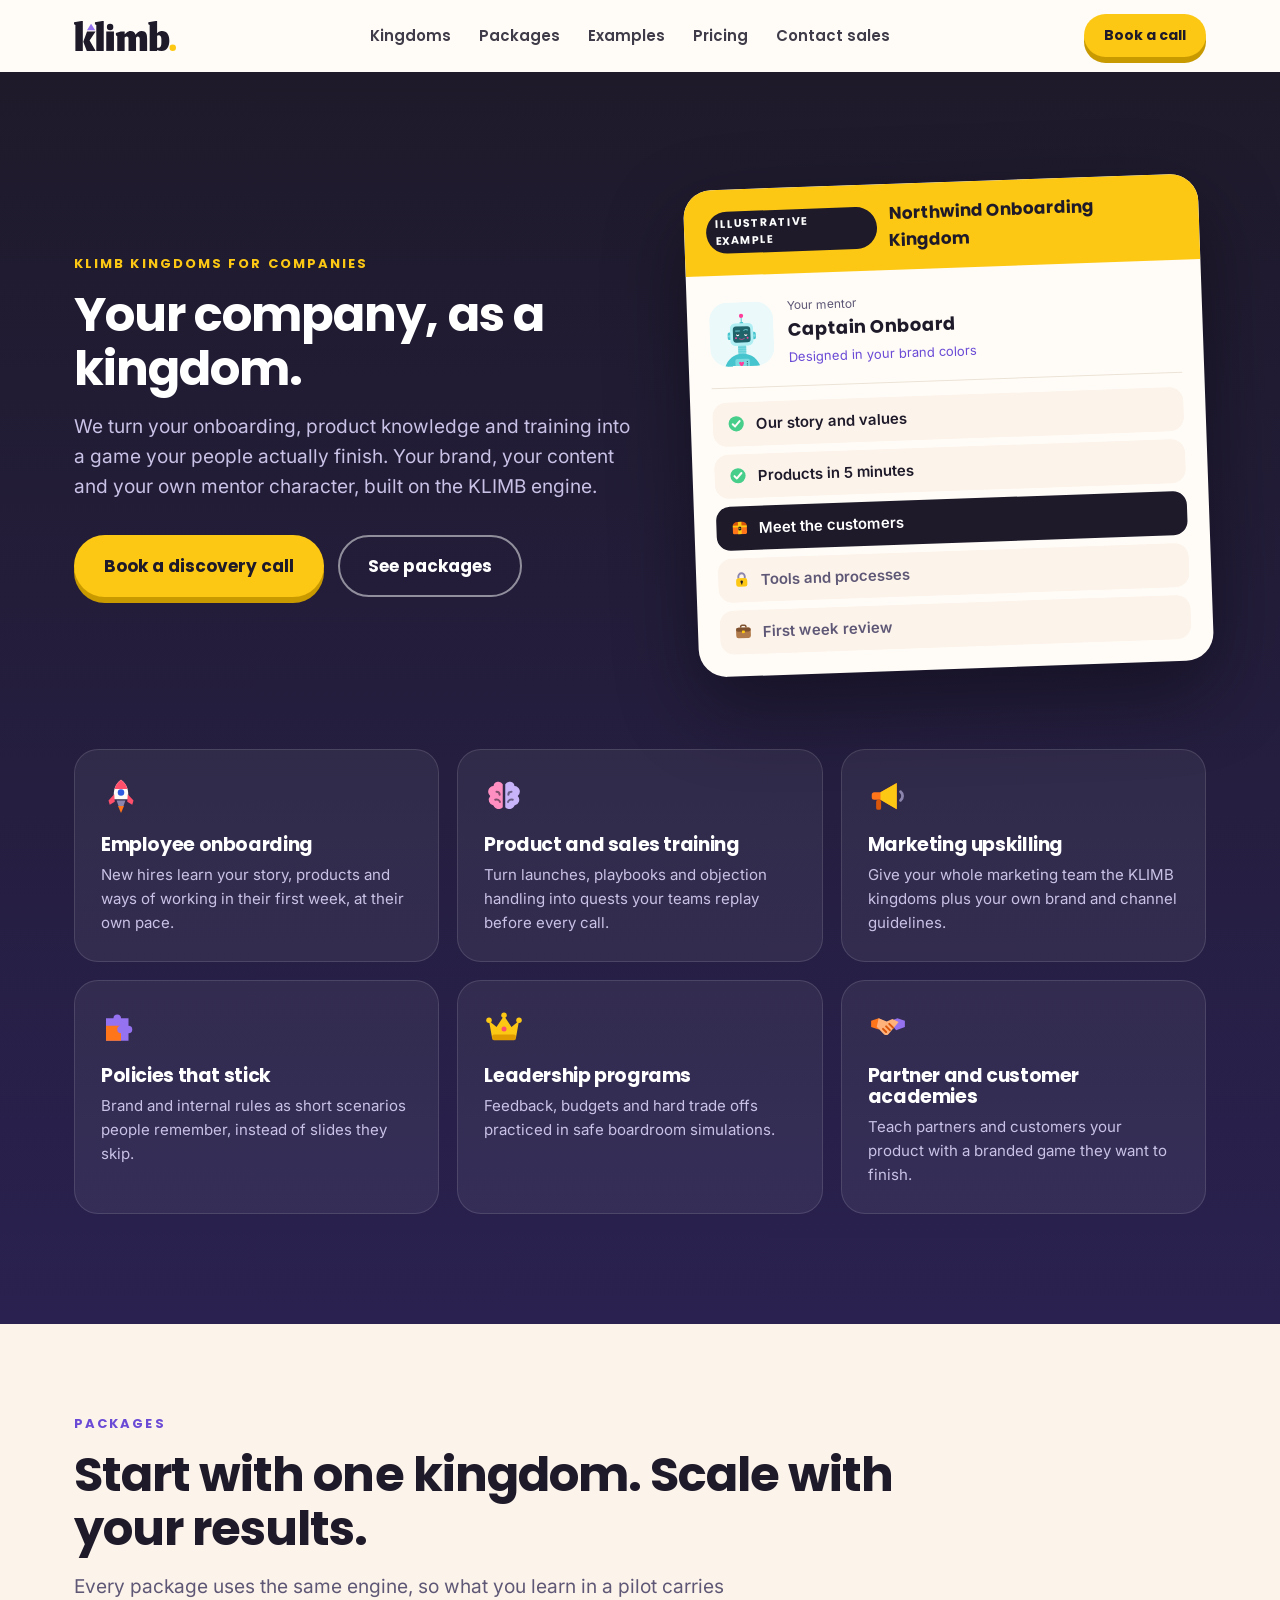
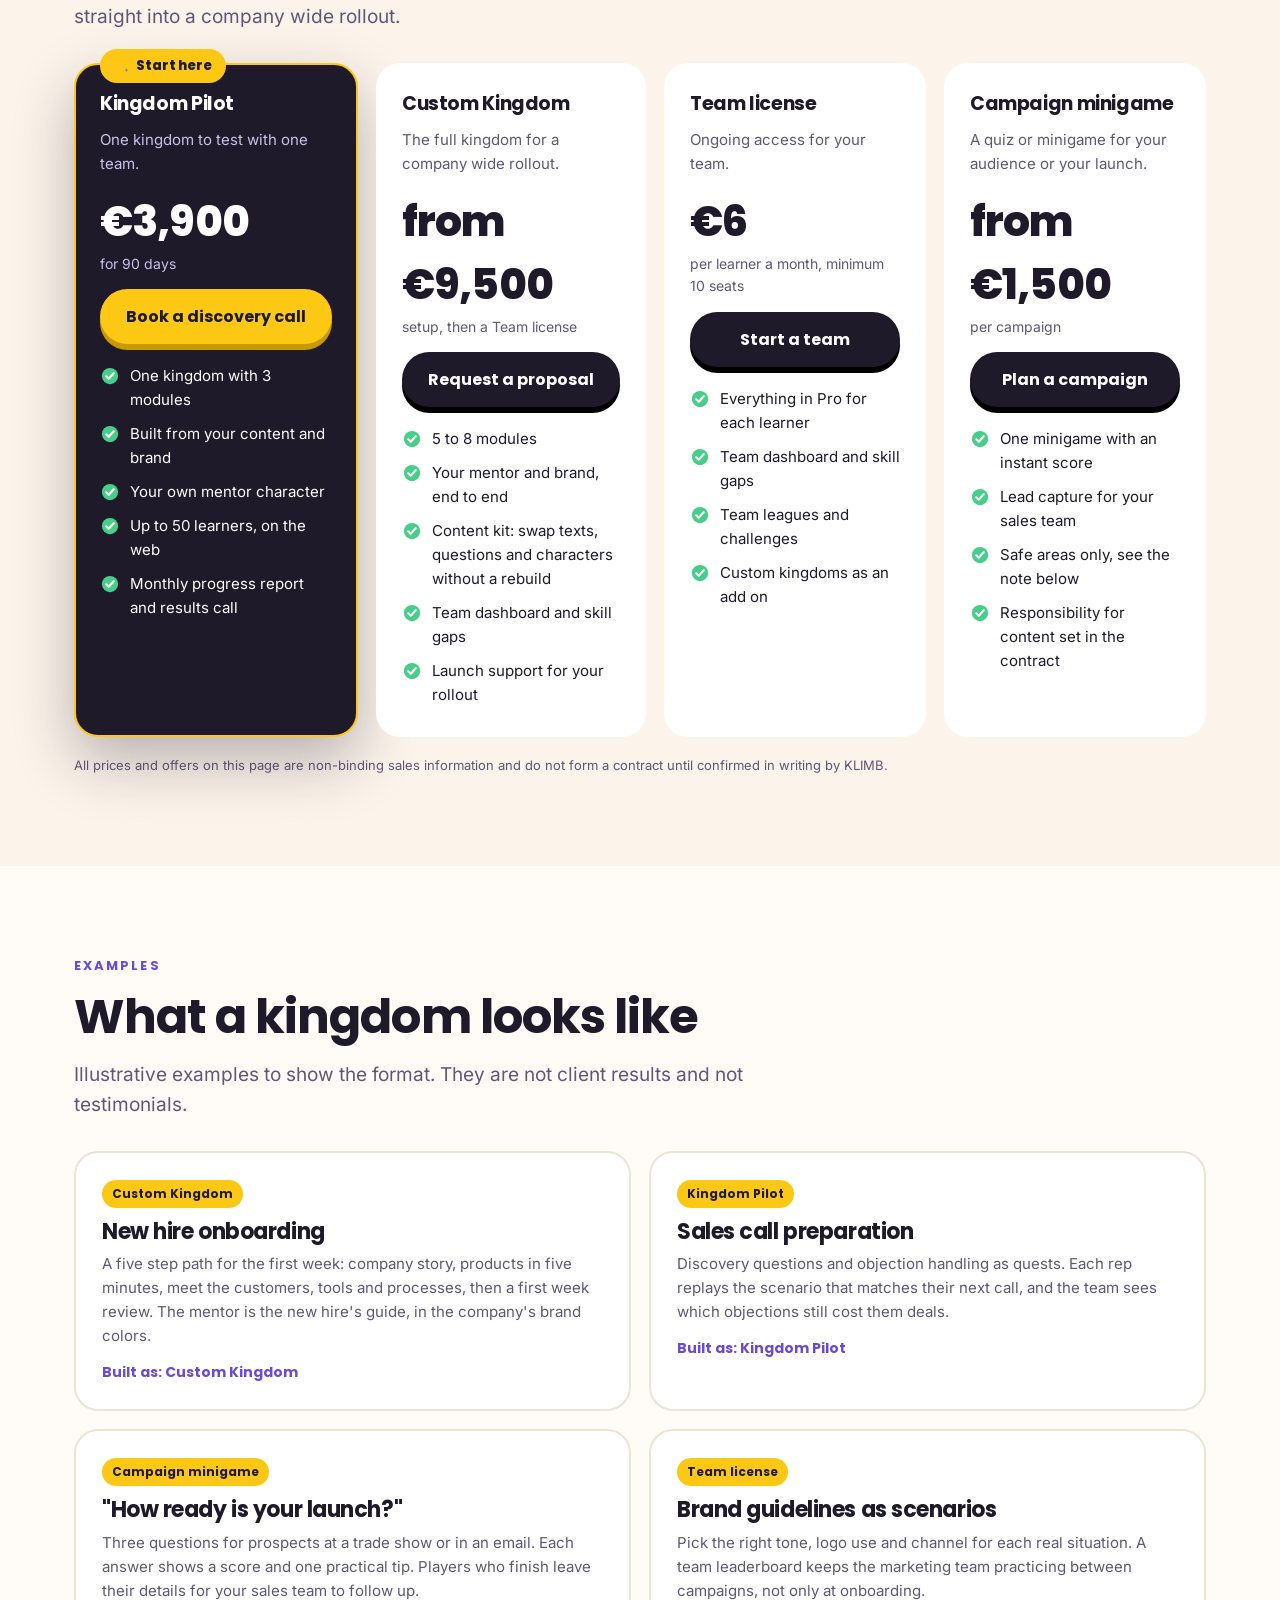
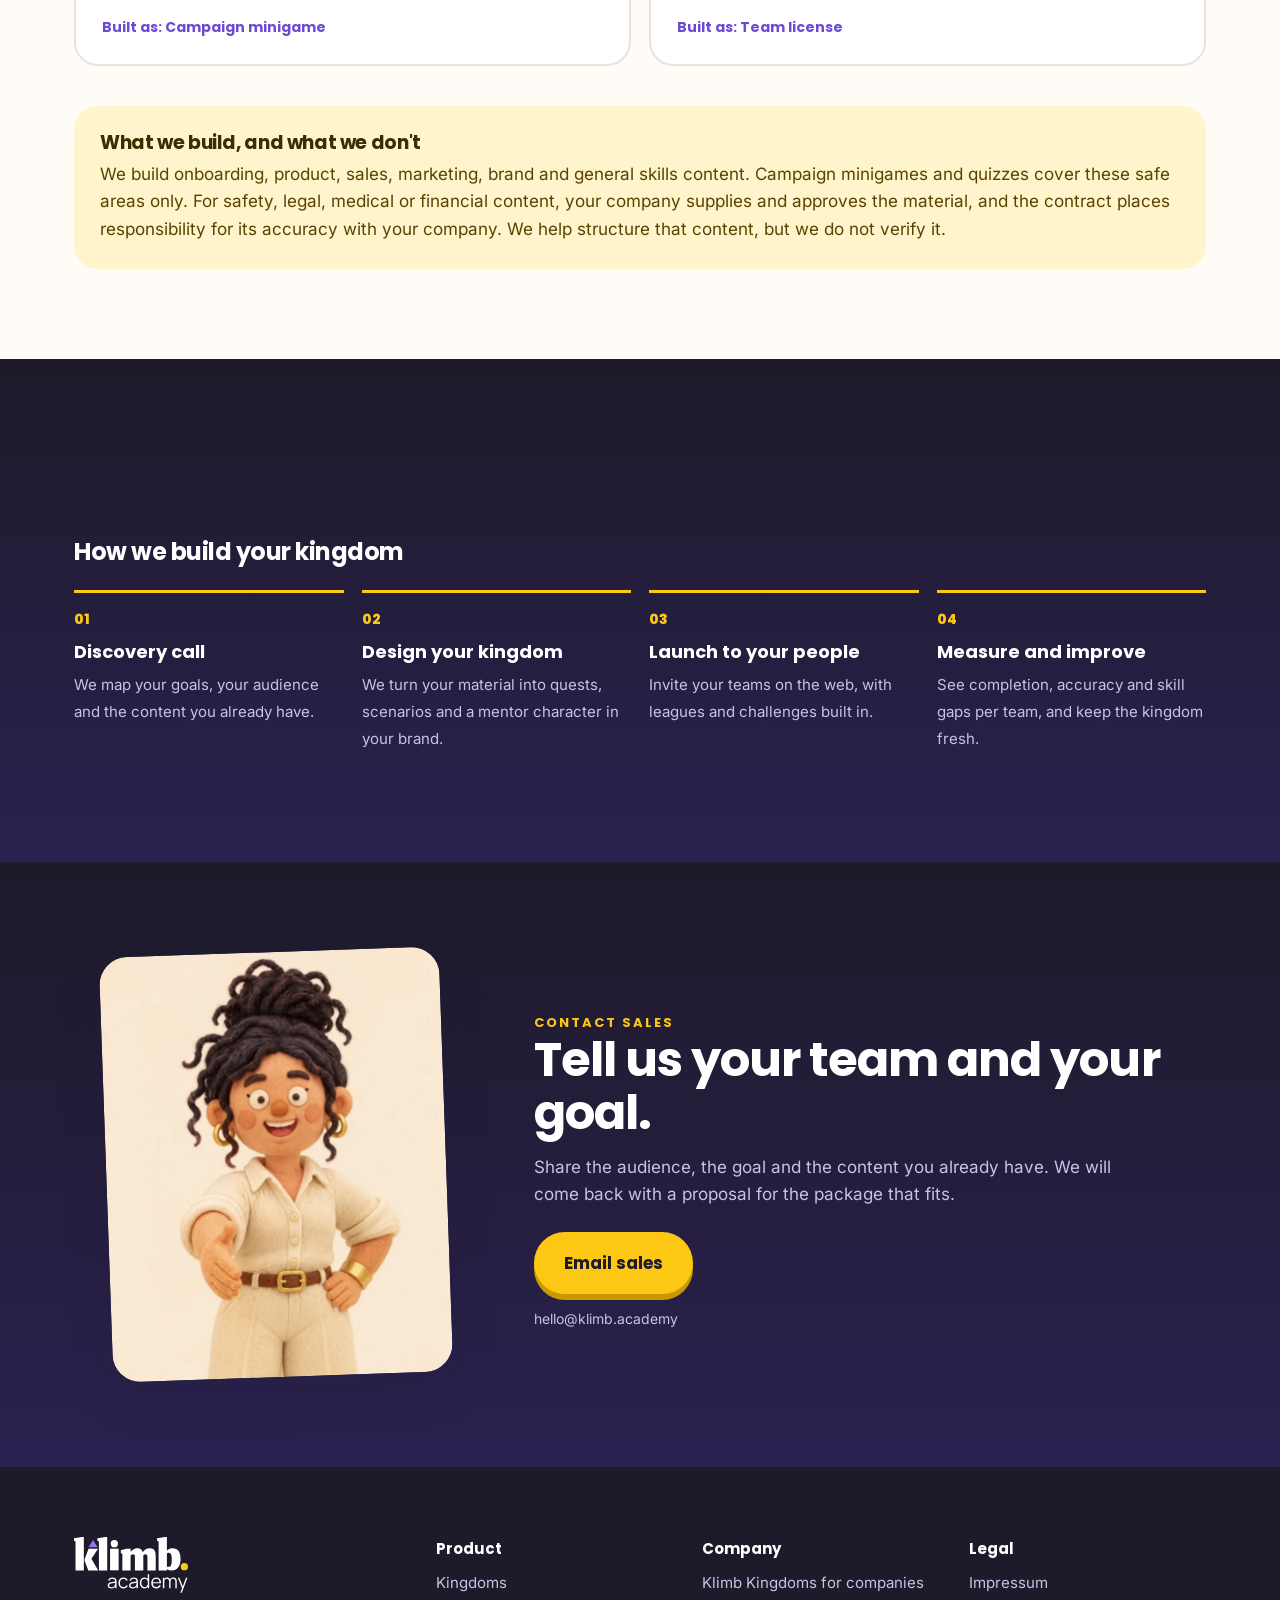
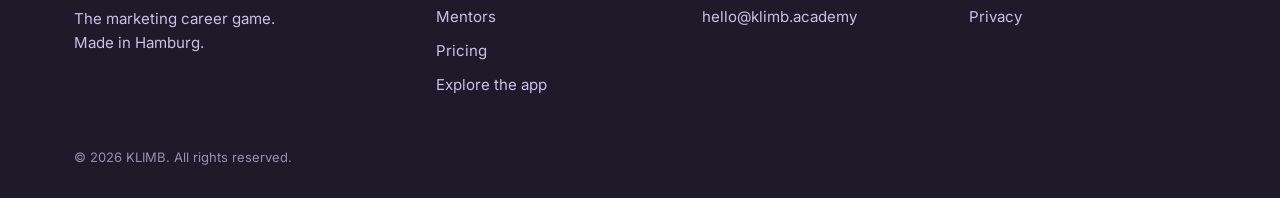
<file: companies.html>
<!DOCTYPE html>
<html lang="en">
<head>
<meta charset="utf-8">
<meta name="viewport" content="width=device-width, initial-scale=1, viewport-fit=cover">
<title>Klimb Kingdoms for companies · KLIMB</title>
<meta name="description" content="Klimb Kingdoms turns onboarding, product, sales and marketing training into a game your team finishes. Packages from €3,900 for a 90 day pilot.">
<link rel="canonical" href="https://klimb.academy/companies.html">
<meta property="og:type" content="website">
<meta property="og:url" content="https://klimb.academy/companies.html">
<meta property="og:title" content="Klimb Kingdoms for companies · KLIMB">
<meta property="og:description" content="Your company, as a kingdom. Onboarding, training and campaign minigames built on the KLIMB engine.">
<meta name="theme-color" content="#FFFCF7">
<link rel="icon" href="assets/logo/klimb-avatar-logo.svg" type="image/svg+xml">
<link rel="stylesheet" href="styles.css">
</head>
<body>
<svg width="0" height="0" style="position:absolute" aria-hidden="true"><symbol id="ki-barchart" viewBox="0 0 32 32"><rect x="4" y="16" width="5.5" height="12" rx="1.4" fill="#36D6FF"/><rect x="11.5" y="9" width="5.5" height="19" rx="1.4" fill="#2F5BE0"/><rect x="19" y="13" width="5.5" height="15" rx="1.4" fill="#9572F0"/><rect x="3" y="27" width="26" height="2" rx="1" fill="#8C86AE"/><circle cx="26.5" cy="6" r="3" fill="#FDC814"/></symbol><symbol id="ki-bolt" viewBox="0 0 32 32"><path d="M18.5 2 6 18h8.5l-2 12L26 13h-8.5z" fill="#FDC814"/><path d="M18.5 2 14 13h3.5z" fill="#FFE27A"/></symbol><symbol id="ki-box" viewBox="0 0 32 32"><path d="M16 3.5 28 9v14l-12 5.5L4 23V9z" fill="#B07A4A"/><path d="M16 3.5 28 9l-12 5.5L4 9z" fill="#FFB27A"/><path d="M16 14.5v14L4 23V9z" fill="#7E5230"/><path d="M10 6.2l12 5.5v4l-3 1.4v-4L7 7.6z" fill="#FDC814"/></symbol><symbol id="ki-brain" viewBox="0 0 32 32"><path d="M15 6.5a4 4 0 0 0-7.4 1.4A4.6 4.6 0 0 0 5 16a4.6 4.6 0 0 0 2.6 7.6A4.4 4.4 0 0 0 15 25z" fill="#FF8FC0"/><path d="M17 6.5a4 4 0 0 1 7.4 1.4A4.6 4.6 0 0 1 27 16a4.6 4.6 0 0 1-2.6 7.6A4.4 4.4 0 0 1 17 25z" fill="#C8B4F8"/><path d="M10 12.5c1.5 0 2.5 1 2.5 2.5M9 19c1.6-.6 3.4.2 3.8 1.8M22 12.5c-1.5 0-2.5 1-2.5 2.5M23 19c-1.6-.6-3.4.2-3.8 1.8" stroke="#1E1A2A" stroke-width="1.6" fill="none" stroke-linecap="round" opacity=".55"/></symbol><symbol id="ki-briefcase" viewBox="0 0 32 32"><path d="M11.5 9V7.5A2.5 2.5 0 0 1 14 5h4a2.5 2.5 0 0 1 2.5 2.5V9" stroke="#7E5230" stroke-width="2.6" fill="none"/><rect x="3.5" y="9" width="25" height="18" rx="4" fill="#B07A4A"/><rect x="3.5" y="9" width="25" height="7" rx="3.5" fill="#7E5230"/><rect x="13.5" y="14" width="5" height="4.5" rx="1.2" fill="#FDC814"/></symbol><symbol id="ki-building" viewBox="0 0 32 32"><rect x="5" y="6" width="14" height="22" rx="1.5" fill="#9572F0"/><rect x="19" y="12" width="9" height="16" rx="1.5" fill="#6B4BD6"/><rect x="8" y="9" width="3" height="3" rx=".6" fill="#FFE27A"/><rect x="8" y="14" width="3" height="3" rx=".6" fill="#FFE27A"/><rect x="8" y="19" width="3" height="3" rx=".6" fill="#FFE27A"/><rect x="13" y="9" width="3" height="3" rx=".6" fill="#FFE27A"/><rect x="13" y="14" width="3" height="3" rx=".6" fill="#FFE27A"/><rect x="13" y="19" width="3" height="3" rx=".6" fill="#FFE27A"/><rect x="21.5" y="15" width="4" height="2.6" rx=".6" fill="#C8B4F8"/><rect x="21.5" y="20" width="4" height="2.6" rx=".6" fill="#C8B4F8"/><rect x="10" y="23" width="4" height="5" fill="#1E1A2A"/></symbol><symbol id="ki-bulb" viewBox="0 0 32 32"><path d="M16 3a9 9 0 0 0-5.5 16.1c1 .8 1.5 1.8 1.5 3V23h8v-.9c0-1.2.5-2.2 1.5-3A9 9 0 0 0 16 3z" fill="#FDC814"/><path d="M12 23h8v2.5a2 2 0 0 1-2 2h-4a2 2 0 0 1-2-2z" fill="#8C86AE"/><path d="M13.5 16.5l2.5 2.5 2.5-2.5" stroke="#E09B00" stroke-width="1.8" fill="none" stroke-linecap="round"/><path d="M10.5 10.5a5.5 5.5 0 0 1 4-4" stroke="#FFFCF7" stroke-width="2" fill="none" stroke-linecap="round" opacity=".8"/></symbol><symbol id="ki-chartup" viewBox="0 0 32 32"><rect x="4" y="18" width="5" height="10" rx="1.2" fill="#C8B4F8"/><rect x="11.5" y="13" width="5" height="15" rx="1.2" fill="#9572F0"/><rect x="19" y="8" width="5" height="20" rx="1.2" fill="#6B4BD6"/><path d="M4 14l7-6 5 3.5L26 3.5" stroke="#B8FF3C" stroke-width="2.8" fill="none" stroke-linecap="round" stroke-linejoin="round"/><path d="M21 3h5.6v5.6" stroke="#B8FF3C" stroke-width="2.8" fill="none" stroke-linecap="round" stroke-linejoin="round"/></symbol><symbol id="ki-chat" viewBox="0 0 32 32"><path d="M5 5h17a3 3 0 0 1 3 3v9a3 3 0 0 1-3 3h-9l-6 5v-5H5a3 3 0 0 1-3-3V8a3 3 0 0 1 3-3z" fill="#9572F0"/><path d="M27 11a3 3 0 0 1 3 3v7a3 3 0 0 1-3 3h-1v4l-4.5-4h-6" fill="#36D6FF"/><circle cx="8.5" cy="12.5" r="1.7" fill="#FFFCF7"/><circle cx="13.5" cy="12.5" r="1.7" fill="#FFFCF7"/><circle cx="18.5" cy="12.5" r="1.7" fill="#FFFCF7"/></symbol><symbol id="ki-check" viewBox="0 0 32 32"><circle cx="16" cy="16" r="13" fill="#46CE8A"/><path d="M10 16.5l4 4 8-9" stroke="#FFFCF7" stroke-width="3.4" fill="none" stroke-linecap="round" stroke-linejoin="round"/></symbol><symbol id="ki-chest" viewBox="0 0 32 32"><rect x="4" y="13" width="24" height="14" rx="2.5" fill="#FF751A"/><path d="M4 13a8 7 0 0 1 8-7h8a8 7 0 0 1 8 7z" fill="#D9550A"/><rect x="4" y="12" width="24" height="3.4" fill="#FDC814"/><rect x="13" y="6" width="6" height="21" fill="#FDC814"/><rect x="13.6" y="14.5" width="4.8" height="6" rx="1.2" fill="#1E1A2A"/><circle cx="16" cy="17" r="1" fill="#FDC814"/></symbol><symbol id="ki-clapper" viewBox="0 0 32 32"><rect x="4" y="12" width="24" height="16" rx="2.5" fill="#6B4BD6"/><path d="M4 7.5l23-4 1 5.5-23 4z" fill="#FFFCF7"/><path d="M8 6.8l3.5 5M14 5.7l3.5 5M20 4.7l3.5 5" stroke="#6B4BD6" stroke-width="2.6"/><rect x="7" y="16" width="18" height="2" rx="1" fill="#36D6FF"/><rect x="7" y="21" width="11" height="2" rx="1" fill="#FF751A"/></symbol><symbol id="ki-clock" viewBox="0 0 32 32"><circle cx="16" cy="16" r="13" fill="#9572F0"/><circle cx="16" cy="16" r="10" fill="#FFFCF7"/><path d="M16 9.5V16l4.5 3" stroke="#1E1A2A" stroke-width="2.4" fill="none" stroke-linecap="round"/></symbol><symbol id="ki-coin" viewBox="0 0 32 32"><circle cx="16" cy="16" r="13" fill="#E09B00"/><circle cx="16" cy="14.6" r="12" fill="#FDC814"/><circle cx="16" cy="14.6" r="8" fill="#FFE27A"/><path d="M14 10.2h4l-1 4.2 2.4 0-5.2 6.4 1.2-4.4h-2.6z" fill="#E09B00"/></symbol><symbol id="ki-compass" viewBox="0 0 32 32"><circle cx="16" cy="16" r="13" fill="#2F5BE0"/><circle cx="16" cy="16" r="10" fill="#FFFCF7"/><path d="M16 7l3 9h-6z" fill="#FF4F6B"/><path d="M16 25l-3-9h6z" fill="#8C86AE"/><circle cx="16" cy="16" r="1.8" fill="#1E1A2A"/></symbol><symbol id="ki-crown" viewBox="0 0 32 32"><path d="M4 11l6 5 6-9 6 9 6-5-2.5 14h-19z" fill="#FDC814"/><rect x="6.5" y="22" width="19" height="4.5" rx="1.5" fill="#E09B00"/><circle cx="4" cy="10.5" r="2.2" fill="#FDC814"/><circle cx="28" cy="10.5" r="2.2" fill="#FDC814"/><circle cx="16" cy="6.5" r="2.2" fill="#FDC814"/><circle cx="16" cy="17.5" r="2" fill="#FF4F6B"/></symbol><symbol id="ki-flame" viewBox="0 0 32 32"><path d="M15 2c2.5 5 10.5 8.5 10.5 17.5a9.5 9.5 0 0 1-19 0c0-5 2.6-8 5-10 0 3 1.2 5 3 5.6C13.5 10.5 13 6 15 2z" fill="#FF751A"/><path d="M16.5 14c1 3.5 5 5 5 9a5.5 5.5 0 0 1-11 0c0-3 2-4.5 3.4-5.6.3 1.6 1 2.4 1.8 2.7.4-2.4.2-4.2.8-6.1z" fill="#FDC814"/></symbol><symbol id="ki-gear" viewBox="0 0 32 32"><path d="M14 3h4l.8 3.4 2.6 1.1 3-1.9 2.8 2.8-1.9 3 1.1 2.6L29.8 14v4l-3.4.8-1.1 2.6 1.9 3-2.8 2.8-3-1.9-2.6 1.1L18 29.8h-4l-.8-3.4-2.6-1.1-3 1.9-2.8-2.8 1.9-3-1.1-2.6L2.2 18v-4l3.4-.8 1.1-2.6-1.9-3 2.8-2.8 3 1.9 2.6-1.1z" fill="#36D6FF"/><circle cx="16" cy="16" r="5" fill="#1E1A2A"/><circle cx="16" cy="16" r="2.2" fill="#36D6FF"/></symbol><symbol id="ki-handshake" viewBox="0 0 32 32"><path d="M2.5 11l6-2 5 2.5-5 6.5-6-2z" fill="#FF751A"/><path d="M29.5 11l-6-2-6.5 2.5 5.5 7 7-2.5z" fill="#9572F0"/><path d="M8.5 9l6.5 2.5 4.5-2 5 2.5-8 9.5c-1 1.2-2.7 1.3-3.8.2l-5.7-6z" fill="#FFB27A"/><path d="M12 17.5l2.5 2.5M14.5 15.5l3 3M17 13.5l3 3" stroke="#D9550A" stroke-width="1.6" stroke-linecap="round"/></symbol><symbol id="ki-hanger" viewBox="0 0 32 32"><path d="M16 9V7.5a2.5 2.5 0 1 1 2.5-2.5" stroke="#8C86AE" stroke-width="2" fill="none" stroke-linecap="round"/><path d="M16 9 3 20.5c-.8.8-.3 2.5 1 2.5h24c1.3 0 1.8-1.7 1-2.5z" fill="#9572F0"/><path d="M8 23h16v5H8z" fill="#FF751A"/></symbol><symbol id="ki-heart" viewBox="0 0 32 32"><path d="M16 27C7 20.5 3.5 16 3.5 11.2A6.2 6.2 0 0 1 16 8a6.2 6.2 0 0 1 12.5 3.2C28.5 16 25 20.5 16 27z" fill="#FF4F6B"/><path d="M8.5 9.6a3 3 0 0 1 3.4-.8" stroke="#FFFCF7" stroke-width="2" stroke-linecap="round" fill="none" opacity=".75"/></symbol><symbol id="ki-laptop" viewBox="0 0 32 32"><rect x="6" y="6.5" width="20" height="14" rx="2" fill="#8C86AE"/><rect x="8" y="8.5" width="16" height="10" rx="1" fill="#2F5BE0"/><path d="M10 15l3-3 2.5 2 4-4.5" stroke="#B8FF3C" stroke-width="1.8" fill="none" stroke-linecap="round" stroke-linejoin="round"/><path d="M3 22h26l-2 4H5z" fill="#C9C4E2"/></symbol><symbol id="ki-lock" viewBox="0 0 32 32"><path d="M10.5 14v-3.5a5.5 5.5 0 0 1 11 0V14" stroke="#8C86AE" stroke-width="3.2" fill="none"/><rect x="6.5" y="13.5" width="19" height="14.5" rx="4" fill="#FDC814"/><circle cx="16" cy="19.4" r="2.2" fill="#1E1A2A"/><rect x="15" y="20" width="2" height="4.4" rx="1" fill="#1E1A2A"/></symbol><symbol id="ki-map" viewBox="0 0 32 32"><path d="M3 7l8.5-3 9 3 8.5-3v21l-8.5 3-9-3L3 28z" fill="#46CE8A"/><path d="M11.5 4v21l9 3V7z" fill="#A6EEC6"/><path d="M7 13c3 0 4 4 7 4s4-5 7-5 3 3 5 3" stroke="#FF751A" stroke-width="1.8" fill="none" stroke-dasharray="2.4 2"/><circle cx="24" cy="12" r="2.4" fill="#FF4F6B"/></symbol><symbol id="ki-medal" viewBox="0 0 32 32"><path d="M9 2.5h5l3 9h-5zM23 2.5h-5l-3 9h5z" fill="#2F5BE0"/><path d="M14 2.5h4l-2 7z" fill="#7FA0FF"/><circle cx="16" cy="20" r="9" fill="#FDC814"/><circle cx="16" cy="20" r="6" fill="#E09B00"/><path d="M16 15.8l1.3 2.7 3 .4-2.2 2 .5 3-2.6-1.4-2.6 1.4.5-3-2.2-2 3-.4z" fill="#FFE27A"/></symbol><symbol id="ki-megaphone" viewBox="0 0 32 32"><path d="M5 13h5l13-7.5v21L10 19H5a2 2 0 0 1-2-2v-2a2 2 0 0 1 2-2z" fill="#FF751A"/><path d="M10 13l13-7.5v21L10 19z" fill="#FDC814"/><rect x="6.5" y="19" width="4" height="8" rx="1.5" fill="#D9550A"/><path d="M26 12.5a4.5 4.5 0 0 1 0 7" stroke="#8C86AE" stroke-width="2.2" fill="none" stroke-linecap="round"/></symbol><symbol id="ki-moneybag" viewBox="0 0 32 32"><path d="M12 5h8l-2.5 5h-3z" fill="#23A869"/><path d="M14.5 9.5h3c6 2 10 8 10 12.5 0 4-3 5.5-6 5.5h-11c-3 0-6-1.5-6-5.5 0-4.5 4-10.5 10-12.5z" fill="#46CE8A"/><rect x="12" y="8.6" width="8" height="2.6" rx="1.3" fill="#FDC814"/><text x="16" y="24.5" text-anchor="middle" font-family="Arial,sans-serif" font-weight="900" font-size="10" fill="#FFFCF7">€</text></symbol><symbol id="ki-mountain" viewBox="0 0 32 32"><path d="M2 28 12 9l5 9 3-5 10 15z" fill="#9572F0"/><path d="M12 9l3.2 6-2.4-1.2-2.2 2-1.4-2.6zM20 13l2 3.2-1.6-.6-1.4.8z" fill="#FFFCF7"/><path d="M12 9V3.5" stroke="#1E1A2A" stroke-width="1.4"/><path d="M12 3.5h5.5l-1.5 1.6 1.5 1.6H12z" fill="#B8FF3C"/></symbol><symbol id="ki-pencil" viewBox="0 0 32 32"><path d="M22 3.5l6.5 6.5-15 15-7.8 1.3 1.3-7.8z" fill="#36D6FF"/><path d="M22 3.5l3.2 3.2-15 15-3.2-3.2z" fill="#8BE6FF"/><path d="M7 18.5l6.5 6.5-7.8 1.3z" fill="#F6D7B0"/><path d="M5.8 23.4l2.8 2.8-3 .2z" fill="#1E1A2A"/><path d="M22 3.5l6.5 6.5-2.3 2.3-6.5-6.5z" fill="#FF8FC0"/></symbol><symbol id="ki-person_accman" viewBox="0 0 32 32"><circle cx="16" cy="10.5" r="6" fill="#C8B4F8"/><path d="M10 9a6 6 0 0 1 12 0c-3-1.6-9-1.6-12 0z" fill="#1E1A2A"/><path d="M5 29a11 9 0 0 1 22 0z" fill="#1E3FA8"/><path d="M14 20h4l-2 6z" fill="#FF4F6B"/></symbol><symbol id="ki-person_intern" viewBox="0 0 32 32"><circle cx="16" cy="10" r="6" fill="#FFB27A"/><path d="M9 8l7-4 7 4-7 3z" fill="#1E1A2A"/><path d="M22 8v4" stroke="#FDC814" stroke-width="1.4"/><path d="M5 29a11 9 0 0 1 22 0z" fill="#36D6FF"/></symbol><symbol id="ki-phone" viewBox="0 0 32 32"><rect x="8" y="2.5" width="16" height="27" rx="4" fill="#9572F0"/><rect x="10.5" y="6" width="11" height="18" rx="1.6" fill="#36D6FF"/><circle cx="16" cy="26.6" r="1.3" fill="#FFFCF7"/><path d="M13 15l2.2 2.2L19.5 12" stroke="#FFFCF7" stroke-width="2" fill="none" stroke-linecap="round"/></symbol><symbol id="ki-play" viewBox="0 0 32 32"><circle cx="16" cy="16" r="13" fill="#B8FF3C"/><path d="M13 10.5v11l9-5.5z" fill="#1E1A2A"/></symbol><symbol id="ki-puzzle" viewBox="0 0 32 32"><path d="M4 9h6a3 3 0 1 1 6 0h6v6a3 3 0 1 1 0 6v6H4z" fill="#9572F0"/><path d="M16 15a3 3 0 1 0 0 6v6H4V15z" fill="#FF751A"/></symbol><symbol id="ki-robot" viewBox="0 0 32 32"><rect x="15" y="2.5" width="2" height="5" fill="#8C86AE"/><circle cx="16" cy="3.5" r="2.2" fill="#FF4F6B"/><rect x="5" y="7.5" width="22" height="17" rx="6" fill="#36D6FF"/><rect x="8" y="11" width="16" height="8" rx="4" fill="#1E1A2A"/><circle cx="12.5" cy="15" r="2" fill="#B8FF3C"/><circle cx="19.5" cy="15" r="2" fill="#B8FF3C"/><rect x="2.5" y="13" width="2.5" height="5" rx="1" fill="#139CC4"/><rect x="27" y="13" width="2.5" height="5" rx="1" fill="#139CC4"/><rect x="11" y="24.5" width="10" height="4" rx="1.5" fill="#139CC4"/></symbol><symbol id="ki-rocket" viewBox="0 0 32 32"><path d="M16 3c5 3.5 6.5 9 5.5 15.5h-11C9.5 12 11 6.5 16 3z" fill="#FFFCF7"/><path d="M16 3c2.7 1.9 4.4 4.4 5.1 7.4H10.9C11.6 7.4 13.3 4.9 16 3z" fill="#FF4F6B"/><circle cx="16" cy="13.2" r="2.6" fill="#2F5BE0"/><path d="M10.6 14.5 6 19.5l1 3.5 4-2.5zM21.4 14.5l4.6 5-1 3.5-4-2.5z" fill="#FF4F6B"/><path d="M12.5 19.5h7L18 24h-4z" fill="#8C86AE"/><path d="M13.6 24h4.8L16 29.5z" fill="#FF751A"/></symbol><symbol id="ki-sparkle" viewBox="0 0 32 32"><path d="M14 3c.8 6.2 3.8 9.2 10 10-6.2.8-9.2 3.8-10 10-.8-6.2-3.8-9.2-10-10 6.2-.8 9.2-3.8 10-10z" fill="#FDC814"/><path d="M24.5 19c.4 3 1.8 4.4 4.8 4.8-3 .4-4.4 1.8-4.8 4.8-.4-3-1.8-4.4-4.8-4.8 3-.4 4.4-1.8 4.8-4.8z" fill="#9572F0"/></symbol><symbol id="ki-sprout" viewBox="0 0 32 32"><path d="M16 28V15" stroke="#23A869" stroke-width="2.6" stroke-linecap="round"/><path d="M16 16C16 9 11 5.5 4.5 6 4.5 12.5 9 16.5 16 16z" fill="#46CE8A"/><path d="M16 19c0-5.5 4-8.5 10-8 0 5.5-4 8.5-10 8z" fill="#B8FF3C"/><path d="M8 26h16l-2 3H10z" fill="#B07A4A"/></symbol><symbol id="ki-star" viewBox="0 0 32 32"><path d="M16 3.5l3.7 7.6 8.3 1.2-6 5.9 1.4 8.3L16 22.6l-7.4 3.9L10 18.2l-6-5.9 8.3-1.2z" fill="#FDC814"/><path d="M16 3.5l3.7 7.6 8.3 1.2-6 5.9 1.4 8.3L16 22.6z" fill="#E09B00" opacity=".35"/></symbol><symbol id="ki-swirl" viewBox="0 0 32 32"><circle cx="16" cy="16" r="13" fill="#9572F0"/><path d="M16 16.5a2.5 2.5 0 1 1 2.5-2.5 5 5 0 0 1-5 5 7.5 7.5 0 0 1-7.5-7.5A10 10 0 0 1 16 1.5" stroke="#36D6FF" stroke-width="2.8" fill="none" stroke-linecap="round" transform="translate(.5 4)"/><circle cx="16.5" cy="17.5" r="1.6" fill="#FFFCF7"/></symbol><symbol id="ki-swords" viewBox="0 0 32 32"><path d="M5 4l3.5.5L22 18l-3.5 3.5L5 8z" fill="#C9C4E2"/><path d="M27 4l-3.5.5L10 18l3.5 3.5L27 8z" fill="#FFFCF7"/><path d="M17 20.5l5 5M15 20.5l-5 5" stroke="#1E1A2A" stroke-width="0" /><rect x="19.2" y="17.2" width="7" height="3" rx="1.2" transform="rotate(45 22.7 18.7)" fill="#FF751A"/><rect x="5.8" y="17.2" width="7" height="3" rx="1.2" transform="rotate(-45 9.3 18.7)" fill="#9572F0"/><circle cx="25.8" cy="25.8" r="2.4" fill="#FF751A"/><circle cx="6.2" cy="25.8" r="2.4" fill="#9572F0"/></symbol><symbol id="ki-tap" viewBox="0 0 32 32"><path d="M13 15V6.5a2.3 2.3 0 0 1 4.6 0V14l6.5 1.5c1.6.4 2.6 2 2.3 3.6l-1.5 7.4a3 3 0 0 1-3 2.5h-7.3a3 3 0 0 1-2.4-1.2l-5-6.6a2.2 2.2 0 0 1 3.2-3z" fill="#FFB27A"/><path d="M8.5 6.5a7 7 0 0 1 13.4-.4" stroke="#36D6FF" stroke-width="2.2" fill="none" stroke-linecap="round"/></symbol><symbol id="ki-target" viewBox="0 0 32 32"><circle cx="15" cy="17" r="12" fill="#FF4F6B"/><circle cx="15" cy="17" r="8.4" fill="#FFFCF7"/><circle cx="15" cy="17" r="4.8" fill="#FF4F6B"/><circle cx="15" cy="17" r="1.8" fill="#FFFCF7"/><path d="M15 17 27 5" stroke="#1E1A2A" stroke-width="2.2" stroke-linecap="round"/><path d="M24 4.5l4-1-1 4-3 .5z" fill="#2F5BE0"/></symbol><symbol id="ki-trophy" viewBox="0 0 32 32"><path d="M8.5 5h15v7a7.5 7.5 0 0 1-15 0z" fill="#FDC814"/><path d="M8.5 7.5H4.5a4.5 4.5 0 0 0 4.8 6M23.5 7.5h4a4.5 4.5 0 0 1-4.8 6" stroke="#E09B00" stroke-width="2.4" fill="none"/><rect x="14" y="18.5" width="4" height="4.5" fill="#E09B00"/><rect x="9" y="23" width="14" height="5" rx="1.5" fill="#9572F0"/><path d="M16 7.5l1.3 2.7 3 .4-2.2 2 .6 3-2.7-1.5-2.7 1.5.6-3-2.2-2 3-.4z" fill="#FFFCF7"/></symbol><symbol id="ki-user" viewBox="0 0 32 32"><circle cx="16" cy="11" r="6.5" fill="#FFB27A"/><path d="M4.5 28a11.5 9 0 0 1 23 0z" fill="#9572F0"/></symbol><symbol id="ki-wrench" viewBox="0 0 32 32"><path d="M20.5 4.2a7 7 0 0 0-6.7 9.3L4.8 22.5a2.6 2.6 0 0 0 3.7 3.7l9-9a7 7 0 0 0 9.3-6.7l-4.3 4.3-4.2-1.2-1.2-4.2z" fill="#36D6FF"/><circle cx="7" cy="24" r="1.3" fill="#139CC4"/></symbol></svg>
<a class="skip" href="#main">Skip to content</a>

<header class="nav" id="top">
  <a class="brand" href="index.html" aria-label="KLIMB home"><img src="assets/logo/klimb-logo.svg" alt="klimb." width="106" height="31"></a>
  <nav class="links" id="links" aria-label="Main">
    <a href="index.html#kingdoms">Kingdoms</a>
    <a href="#packages">Packages</a>
    <a href="#examples">Examples</a>
    <a href="index.html#pricing">Pricing</a>
    <a href="#contact">Contact sales</a>
  </nav>
  <div class="nav-cta">
    <a class="btn btn-yellow btn-sm" href="mailto:hello@klimb.academy?subject=Klimb%20Kingdoms%20for%20our%20company">Book a call</a>
    <button class="burger" aria-label="Open menu" aria-expanded="false" aria-controls="links"><span></span><span></span></button>
  </div>
</header>

<main id="main">

<!-- HERO -->
<section class="teams">
  <div class="wrap">
    <div class="teams-hero">
      <div>
        <p class="eyebrow light">Klimb Kingdoms for companies</p>
        <h2>Your company, as a kingdom.</h2>
        <p class="sub light">We turn your onboarding, product knowledge and training into a game your people actually finish. Your brand, your content and your own mentor character, built on the KLIMB engine.</p>
        <div class="cta-row">
          <a class="btn btn-yellow btn-lg" href="mailto:hello@klimb.academy?subject=Klimb%20Kingdoms%20for%20our%20company">Book a discovery call</a>
          <a class="btn btn-line btn-lg" href="#packages">See packages</a>
        </div>
      </div>
      <div class="kmock" aria-label="Illustrative example of a company kingdom">
        <div class="kmock-top"><span class="tag">Illustrative example</span><b>Northwind Onboarding Kingdom</b></div>
        <div class="kmock-body">
          <div class="kmock-mentor"><img src="assets/2d/unit-7b.svg" alt=""><div><small>Your mentor</small><b>Captain Onboard</b><span>Designed in your brand colors</span></div></div>
          <ol class="kmock-path">
            <li class="done"><svg class="ic" aria-hidden="true"><use href="#ki-check"/></svg> Our story and values</li>
            <li class="done"><svg class="ic" aria-hidden="true"><use href="#ki-check"/></svg> Products in 5 minutes</li>
            <li class="cur"><svg class="ic" aria-hidden="true"><use href="#ki-chest"/></svg> Meet the customers</li>
            <li><svg class="ic" aria-hidden="true"><use href="#ki-lock"/></svg> Tools and processes</li>
            <li><svg class="ic" aria-hidden="true"><use href="#ki-briefcase"/></svg> First week review</li>
          </ol>
        </div>
      </div>
    </div>

    <div class="uses">
      <article><svg class="ic" aria-hidden="true"><use href="#ki-rocket"/></svg><h3>Employee onboarding</h3><p>New hires learn your story, products and ways of working in their first week, at their own pace.</p></article>
      <article><svg class="ic" aria-hidden="true"><use href="#ki-brain"/></svg><h3>Product and sales training</h3><p>Turn launches, playbooks and objection handling into quests your teams replay before every call.</p></article>
      <article><svg class="ic" aria-hidden="true"><use href="#ki-megaphone"/></svg><h3>Marketing upskilling</h3><p>Give your whole marketing team the KLIMB kingdoms plus your own brand and channel guidelines.</p></article>
      <article><svg class="ic" aria-hidden="true"><use href="#ki-puzzle"/></svg><h3>Policies that stick</h3><p>Brand and internal rules as short scenarios people remember, instead of slides they skip.</p></article>
      <article><svg class="ic" aria-hidden="true"><use href="#ki-crown"/></svg><h3>Leadership programs</h3><p>Feedback, budgets and hard trade offs practiced in safe boardroom simulations.</p></article>
      <article><svg class="ic" aria-hidden="true"><use href="#ki-handshake"/></svg><h3>Partner and customer academies</h3><p>Teach partners and customers your product with a branded game they want to finish.</p></article>
    </div>
  </div>
</section>

<!-- PACKAGES -->
<section class="packages" id="packages">
  <div class="wrap">
    <p class="eyebrow">Packages</p>
    <h2>Start with one kingdom. Scale with your results.</h2>
    <p class="sub">Every package uses the same engine, so what you learn in a pilot carries straight into a company wide rollout.</p>
    <div class="plans">
      <article class="plan hot">
        <div class="ribbon"><svg class="ic" aria-hidden="true"><use href="#ki-sparkle"/></svg> Start here</div>
        <h3>Kingdom Pilot</h3><p class="pdesc">One kingdom to test with one team.</p>
        <div class="price"><b>€3,900</b><span>for 90 days</span></div>
        <a class="btn btn-yellow" href="mailto:hello@klimb.academy?subject=Klimb%20Kingdom%20Pilot">Book a discovery call</a>
        <ul>
          <li><svg class="ic" aria-hidden="true"><use href="#ki-check"/></svg> One kingdom with 3 modules</li>
          <li><svg class="ic" aria-hidden="true"><use href="#ki-check"/></svg> Built from your content and brand</li>
          <li><svg class="ic" aria-hidden="true"><use href="#ki-check"/></svg> Your own mentor character</li>
          <li><svg class="ic" aria-hidden="true"><use href="#ki-check"/></svg> Up to 50 learners, on the web</li>
          <li><svg class="ic" aria-hidden="true"><use href="#ki-check"/></svg> Monthly progress report and results call</li>
        </ul>
      </article>
      <article class="plan">
        <h3>Custom Kingdom</h3><p class="pdesc">The full kingdom for a company wide rollout.</p>
        <div class="price"><b>from €9,500</b><span>setup, then a Team license</span></div>
        <a class="btn btn-ink" href="mailto:hello@klimb.academy?subject=Klimb%20Custom%20Kingdom">Request a proposal</a>
        <ul>
          <li><svg class="ic" aria-hidden="true"><use href="#ki-check"/></svg> 5 to 8 modules</li>
          <li><svg class="ic" aria-hidden="true"><use href="#ki-check"/></svg> Your mentor and brand, end to end</li>
          <li><svg class="ic" aria-hidden="true"><use href="#ki-check"/></svg> Content kit: swap texts, questions and characters without a rebuild</li>
          <li><svg class="ic" aria-hidden="true"><use href="#ki-check"/></svg> Team dashboard and skill gaps</li>
          <li><svg class="ic" aria-hidden="true"><use href="#ki-check"/></svg> Launch support for your rollout</li>
        </ul>
      </article>
      <article class="plan">
        <h3>Team license</h3><p class="pdesc">Ongoing access for your team.</p>
        <div class="price"><b>€6</b><span>per learner a month, minimum 10 seats</span></div>
        <a class="btn btn-ink" href="mailto:hello@klimb.academy?subject=KLIMB%20Team%20license">Start a team</a>
        <ul>
          <li><svg class="ic" aria-hidden="true"><use href="#ki-check"/></svg> Everything in Pro for each learner</li>
          <li><svg class="ic" aria-hidden="true"><use href="#ki-check"/></svg> Team dashboard and skill gaps</li>
          <li><svg class="ic" aria-hidden="true"><use href="#ki-check"/></svg> Team leagues and challenges</li>
          <li><svg class="ic" aria-hidden="true"><use href="#ki-check"/></svg> Custom kingdoms as an add on</li>
        </ul>
      </article>
      <article class="plan">
        <h3>Campaign minigame</h3><p class="pdesc">A quiz or minigame for your audience or your launch.</p>
        <div class="price"><b>from €1,500</b><span>per campaign</span></div>
        <a class="btn btn-ink" href="mailto:hello@klimb.academy?subject=KLIMB%20Campaign%20minigame">Plan a campaign</a>
        <ul>
          <li><svg class="ic" aria-hidden="true"><use href="#ki-check"/></svg> One minigame with an instant score</li>
          <li><svg class="ic" aria-hidden="true"><use href="#ki-check"/></svg> Lead capture for your sales team</li>
          <li><svg class="ic" aria-hidden="true"><use href="#ki-check"/></svg> Safe areas only, see the note below</li>
          <li><svg class="ic" aria-hidden="true"><use href="#ki-check"/></svg> Responsibility for content set in the contract</li>
        </ul>
      </article>
    </div>
  <p class="fine">All prices and offers on this page are non-binding sales information and do not form a contract until confirmed in writing by KLIMB.</p>
  </div>
</section>

<!-- EXAMPLES -->
<section class="examples" id="examples">
  <div class="wrap">
    <p class="eyebrow">Examples</p>
    <h2>What a kingdom looks like</h2>
    <p class="sub">Illustrative examples to show the format. They are not client results and not testimonials.</p>
    <div class="ex-grid">
      <article class="ex-card">
        <span class="ex-tag">Custom Kingdom</span>
        <h3>New hire onboarding</h3>
        <p>A five step path for the first week: company story, products in five minutes, meet the customers, tools and processes, then a first week review. The mentor is the new hire's guide, in the company's brand colors.</p>
        <div class="built">Built as: Custom Kingdom</div>
      </article>
      <article class="ex-card">
        <span class="ex-tag">Kingdom Pilot</span>
        <h3>Sales call preparation</h3>
        <p>Discovery questions and objection handling as quests. Each rep replays the scenario that matches their next call, and the team sees which objections still cost them deals.</p>
        <div class="built">Built as: Kingdom Pilot</div>
      </article>
      <article class="ex-card">
        <span class="ex-tag">Campaign minigame</span>
        <h3>"How ready is your launch?"</h3>
        <p>Three questions for prospects at a trade show or in an email. Each answer shows a score and one practical tip. Players who finish leave their details for your sales team to follow up.</p>
        <div class="built">Built as: Campaign minigame</div>
      </article>
      <article class="ex-card">
        <span class="ex-tag">Team license</span>
        <h3>Brand guidelines as scenarios</h3>
        <p>Pick the right tone, logo use and channel for each real situation. A team leaderboard keeps the marketing team practicing between campaigns, not only at onboarding.</p>
        <div class="built">Built as: Team license</div>
      </article>
    </div>

    <div class="note-box">
      <h3>What we build, and what we don't</h3>
      <p>We build onboarding, product, sales, marketing, brand and general skills content. Campaign minigames and quizzes cover these safe areas only. For safety, legal, medical or financial content, your company supplies and approves the material, and the contract places responsibility for its accuracy with your company. We help structure that content, but we do not verify it.</p>
    </div>
  </div>
</section>

<!-- PROCESS -->
<section class="teams">
  <div class="wrap">
    <div class="process">
      <h3>How we build your kingdom</h3>
      <ol>
        <li><b>Discovery call</b><span>We map your goals, your audience and the content you already have.</span></li>
        <li><b>Design your kingdom</b><span>We turn your material into quests, scenarios and a mentor character in your brand.</span></li>
        <li><b>Launch to your people</b><span>Invite your teams on the web, with leagues and challenges built in.</span></li>
        <li><b>Measure and improve</b><span>See completion, accuracy and skill gaps per team, and keep the kingdom fresh.</span></li>
      </ol>
    </div>
  </div>
</section>

<!-- CONTACT -->
<section class="teams contact" id="contact">
  <div class="wrap contact-grid">
    <img class="contact-art" src="assets/3d/sales-contact.webp" alt="Our sales contact, 3D character" loading="lazy" width="720" height="1084">
    <div class="contact-c">
      <p class="eyebrow light">Contact sales</p>
      <h2>Tell us your team and your goal.</h2>
      <p>Share the audience, the goal and the content you already have. We will come back with a proposal for the package that fits.</p>
      <div class="cta-row">
        <a class="btn btn-yellow btn-lg" href="mailto:hello@klimb.academy?subject=Klimb%20Kingdoms%20for%20our%20company">Email sales</a>
      </div>
      <p class="small-mail">hello@klimb.academy</p>
    </div>
  </div>
</section>

</main>

<footer class="foot">
  <div class="wrap foot-grid">
    <div>
      <img src="assets/logo/klimb-academy-logo-reversed.svg" alt="klimb. academy" width="114" height="56">
      <p>The marketing career game.<br>Made in Hamburg.</p>
    </div>
    <nav aria-label="Footer">
      <b>Product</b><a href="index.html#kingdoms">Kingdoms</a><a href="index.html#mentors">Mentors</a><a href="index.html#pricing">Pricing</a><a href="index.html#app">Explore the app</a>
    </nav>
    <nav aria-label="Company">
      <b>Company</b><a href="companies.html">Klimb Kingdoms for companies</a><a href="mailto:hello@klimb.academy">hello@klimb.academy</a>
    </nav>
    <nav aria-label="Legal">
      <b>Legal</b><a href="impressum.html">Impressum</a><a href="privacy.html">Privacy</a>
    </nav>
  </div>
  <p class="wrap copy">© 2026 KLIMB. All rights reserved.</p>
</footer>

<script src="site.js" defer></script>
</body>
</html>
</file>
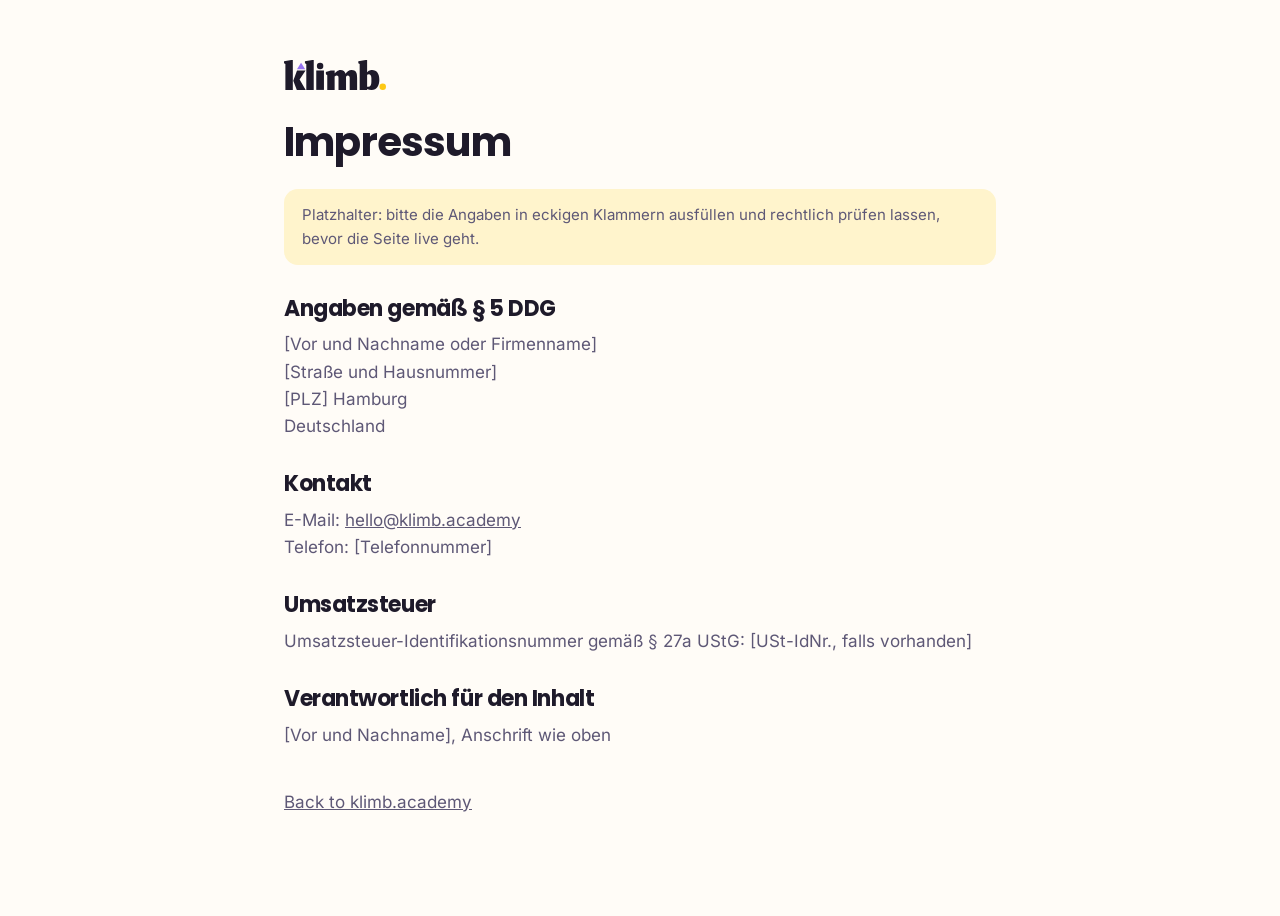
<file: impressum.html>
<!DOCTYPE html>
<html lang="de"><head><meta charset="utf-8"><meta name="viewport" content="width=device-width, initial-scale=1"><title>Impressum · KLIMB</title><meta name="robots" content="noindex"><link rel="icon" href="assets/logo/klimb-avatar-logo.svg" type="image/svg+xml"><link rel="stylesheet" href="styles.css">
<style>.legal{max-width:760px;margin:0 auto;padding:60px 24px 100px}.legal h1{font-size:40px;margin:30px 0 24px}.legal h2{font-size:22px;margin:32px 0 10px}.legal p,.legal li{color:var(--mu)}.note{background:#FFF4CC;border-radius:14px;padding:14px 18px;color:#5a4300;font-size:15px;margin-bottom:20px}</style></head>
<body><main class="legal"><a href="./"><img src="assets/logo/klimb-logo.svg" alt="klimb." style="height:30px;width:auto"></a>
<h1>Impressum</h1>
<p class="note">Platzhalter: bitte die Angaben in eckigen Klammern ausfüllen und rechtlich prüfen lassen, bevor die Seite live geht.</p>
<h2>Angaben gemäß § 5 DDG</h2>
<p>[Vor und Nachname oder Firmenname]<br>[Straße und Hausnummer]<br>[PLZ] Hamburg<br>Deutschland</p>
<h2>Kontakt</h2>
<p>E-Mail: <a href="mailto:hello@klimb.academy">hello@klimb.academy</a><br>Telefon: [Telefonnummer]</p>
<h2>Umsatzsteuer</h2>
<p>Umsatzsteuer-Identifikationsnummer gemäß § 27a UStG: [USt-IdNr., falls vorhanden]</p>
<h2>Verantwortlich für den Inhalt</h2>
<p>[Vor und Nachname], Anschrift wie oben</p>
<p style="margin-top:40px"><a href="./">Back to klimb.academy</a></p></main></body></html>
</file>
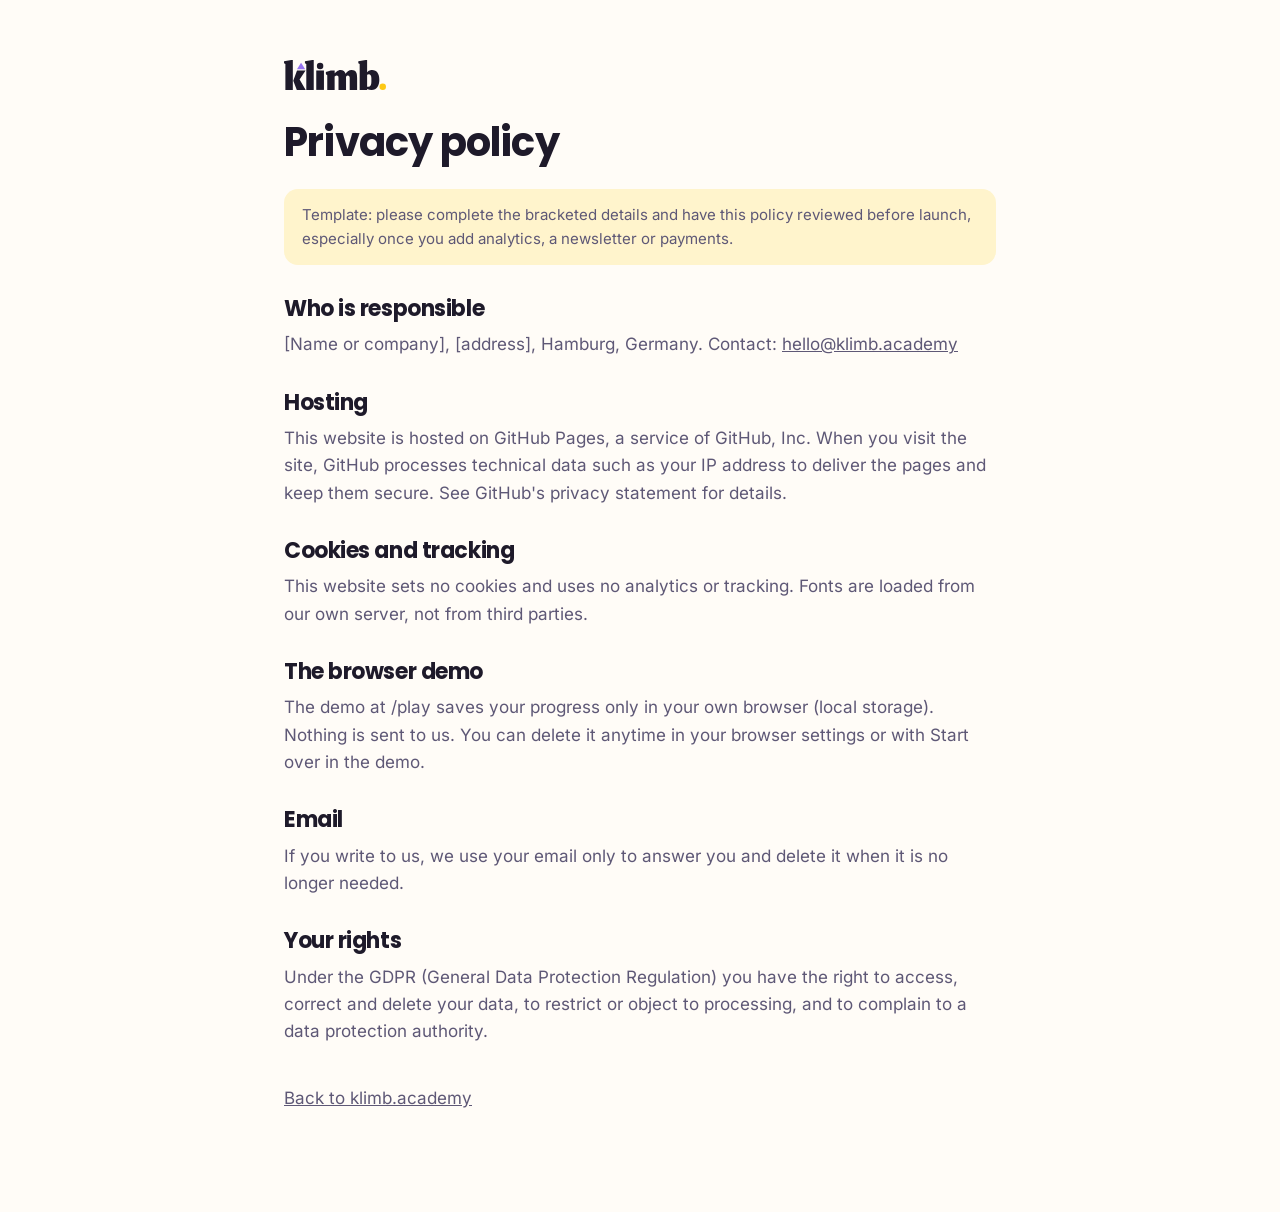
<file: privacy.html>
<!DOCTYPE html>
<html lang="en"><head><meta charset="utf-8"><meta name="viewport" content="width=device-width, initial-scale=1"><title>Privacy · KLIMB</title><meta name="robots" content="noindex"><link rel="icon" href="assets/logo/klimb-avatar-logo.svg" type="image/svg+xml"><link rel="stylesheet" href="styles.css">
<style>.legal{max-width:760px;margin:0 auto;padding:60px 24px 100px}.legal h1{font-size:40px;margin:30px 0 24px}.legal h2{font-size:22px;margin:32px 0 10px}.legal p,.legal li{color:var(--mu)}.note{background:#FFF4CC;border-radius:14px;padding:14px 18px;color:#5a4300;font-size:15px;margin-bottom:20px}</style></head>
<body><main class="legal"><a href="./"><img src="assets/logo/klimb-logo.svg" alt="klimb." style="height:30px;width:auto"></a>
<h1>Privacy policy</h1>
<p class="note">Template: please complete the bracketed details and have this policy reviewed before launch, especially once you add analytics, a newsletter or payments.</p>
<h2>Who is responsible</h2>
<p>[Name or company], [address], Hamburg, Germany. Contact: <a href="mailto:hello@klimb.academy">hello@klimb.academy</a></p>
<h2>Hosting</h2>
<p>This website is hosted on GitHub Pages, a service of GitHub, Inc. When you visit the site, GitHub processes technical data such as your IP address to deliver the pages and keep them secure. See GitHub's privacy statement for details.</p>
<h2>Cookies and tracking</h2>
<p>This website sets no cookies and uses no analytics or tracking. Fonts are loaded from our own server, not from third parties.</p>
<h2>The browser demo</h2>
<p>The demo at /play saves your progress only in your own browser (local storage). Nothing is sent to us. You can delete it anytime in your browser settings or with Start over in the demo.</p>
<h2>Email</h2>
<p>If you write to us, we use your email only to answer you and delete it when it is no longer needed.</p>
<h2>Your rights</h2>
<p>Under the GDPR (General Data Protection Regulation) you have the right to access, correct and delete your data, to restrict or object to processing, and to complain to a data protection authority.</p>
<p style="margin-top:40px"><a href="./">Back to klimb.academy</a></p></main></body></html>
</file>
<file: styles.css>
/* KLIMB website · brand: ink #1E1A2A, purple #9572F0, yellow #FDC814, off white #FFFCF7, cream #FCF3EA */
@font-face{font-family:Poppins;font-weight:500;font-display:swap;src:url(assets/fonts/poppins-latin-500-normal.woff2) format('woff2')}
@font-face{font-family:Poppins;font-weight:600;font-display:swap;src:url(assets/fonts/poppins-latin-600-normal.woff2) format('woff2')}
@font-face{font-family:Poppins;font-weight:700;font-display:swap;src:url(assets/fonts/poppins-latin-700-normal.woff2) format('woff2')}
@font-face{font-family:Poppins;font-weight:800;font-display:swap;src:url(assets/fonts/poppins-latin-800-normal.woff2) format('woff2')}
@font-face{font-family:Inter;font-weight:400;font-display:swap;src:url(assets/fonts/inter-latin-400-normal.woff2) format('woff2')}
@font-face{font-family:Inter;font-weight:500;font-display:swap;src:url(assets/fonts/inter-latin-500-normal.woff2) format('woff2')}
@font-face{font-family:Inter;font-weight:600;font-display:swap;src:url(assets/fonts/inter-latin-600-normal.woff2) format('woff2')}

:root{--ink:#1E1A2A;--ink2:#2A2440;--mu:#5E5876;--line:#ECE3D6;--bg:#FFFCF7;--cream:#FCF3EA;--purple:#9572F0;--purple-d:#6B4BD6;--lilac:#EFE8FF;--yellow:#FDC814;--orange:#FF751A;--green:#23A869;
  --disp:Poppins,ui-sans-serif,system-ui,sans-serif;--body:Inter,ui-sans-serif,system-ui,-apple-system,sans-serif;--r:24px;--shadow:0 18px 50px rgba(30,26,42,.12)}
*{box-sizing:border-box}
html{scroll-behavior:smooth;scroll-padding-top:84px}
body{margin:0;background:var(--bg);color:var(--ink);font:400 17px/1.6 var(--body);-webkit-font-smoothing:antialiased}
img{max-width:100%;height:auto;display:block}
a{color:inherit}
h1,h2,h3{font-family:var(--disp);line-height:1.12;margin:0;letter-spacing:-.02em}
h2{font-size:clamp(30px,4.2vw,48px);font-weight:700;max-width:820px}
h3{font-size:19px;font-weight:700}
p{margin:0}
.wrap{max-width:1180px;margin:0 auto;padding:0 24px}
.narrow{max-width:820px}
.ic{width:1.25em;height:1.25em;flex:none;vertical-align:-.25em}
.skip{position:absolute;left:-999px;top:8px;background:var(--ink);color:#fff;padding:10px 14px;border-radius:10px;z-index:99}
.skip:focus{left:8px}
:focus-visible{outline:3px solid var(--purple);outline-offset:3px;border-radius:8px}
section{padding:110px 0}
.eyebrow{font:700 13px var(--disp);letter-spacing:.16em;text-transform:uppercase;color:var(--purple-d);margin-bottom:14px}
.eyebrow.light{color:var(--yellow)}
.sub{color:var(--mu);font-size:19px;max-width:680px;margin-top:16px}
.sub.light{color:#C9C2E6}

/* buttons */
.btn{display:inline-flex;align-items:center;justify-content:center;gap:9px;font:700 16px var(--disp);text-decoration:none;border-radius:999px;padding:13px 24px;border:2px solid transparent;cursor:pointer;transition:transform .15s,box-shadow .15s,background .15s;white-space:nowrap}
.btn:hover{transform:translateY(-2px)}
.btn-sm{padding:9px 18px;font-size:14px}
.btn-lg{padding:16px 28px;font-size:17px}
.btn-ink{background:var(--ink);color:#fff;box-shadow:0 6px 0 #000}
.btn-ink:hover{box-shadow:0 8px 0 #000}
.btn-yellow{background:var(--yellow);color:var(--ink);box-shadow:0 6px 0 #C99A00}
.btn-ghost{background:#fff;color:var(--ink);border-color:var(--ink)}
.btn-line{background:transparent;color:#fff;border-color:rgba(255,255,255,.5)}
.btn .ic{width:1.15em;height:1.15em}
.cta-row{display:flex;flex-wrap:wrap;gap:14px;margin-top:32px}

/* promo bar + nav */
.promo-bar{background:var(--ink);color:#fff;font-size:14px;display:flex;justify-content:center;align-items:center;gap:14px;padding:9px 16px;text-align:center;flex-wrap:wrap}
.promo-bar a{color:var(--yellow);font-weight:600}
.nav{position:sticky;top:0;z-index:50;display:flex;align-items:center;justify-content:space-between;gap:20px;padding:14px max(24px,calc((100vw - 1180px)/2 + 24px));background:rgba(255,252,247,.88);backdrop-filter:blur(14px);border-bottom:1px solid transparent;transition:border-color .2s}
.nav.scrolled{border-color:var(--line)}
.brand img{height:30px;width:auto}
.links{display:flex;gap:28px}
.links a{text-decoration:none;font:600 15px var(--disp);color:var(--ink);opacity:.85}
.links a:hover{opacity:1;color:var(--purple-d)}
.nav-cta{display:flex;align-items:center;gap:10px}
.burger{display:none;width:44px;height:44px;border-radius:12px;border:2px solid var(--ink);background:#fff;cursor:pointer;flex-direction:column;justify-content:center;gap:5px;padding:0 10px}
.burger span{display:block;height:2.5px;background:var(--ink);border-radius:2px}

/* hero */
.hero{padding:56px 0 90px;overflow:hidden}
.hero-grid{display:grid;grid-template-columns:1.05fr 1fr;gap:40px;align-items:center}
.hero h1{font-size:clamp(40px,6vw,72px);font-weight:700}
.h1-logo{height:clamp(58px,8.4vw,98px);width:auto;margin-bottom:6px}
.hero h1 span{display:block}
.lead{font-size:20px;color:var(--mu);max-width:560px;margin-top:22px}
.proof{display:flex;flex-wrap:wrap;gap:10px 22px;list-style:none;padding:0;margin:34px 0 0;color:var(--mu);font-weight:600;font-size:15px}
.proof li{display:flex;align-items:center;gap:8px}
.hero-art{position:relative;height:620px}
.blob{position:absolute;inset:40px 10px 30px 40px;border-radius:46% 54% 50% 50%/55% 45% 55% 45%;background:radial-gradient(circle at 30% 30%,#FFE9A8,transparent 55%),radial-gradient(circle at 70% 70%,#E3D7FF,transparent 60%),var(--cream)}
.hero-goat{position:absolute;left:-30px;bottom:10px;width:330px;mix-blend-mode:multiply;-webkit-mask-image:radial-gradient(closest-side,#000 72%,transparent 100%);mask-image:radial-gradient(closest-side,#000 72%,transparent 100%)}
.phone{border-radius:38px;background:#0F0D1A;padding:9px;box-shadow:var(--shadow),0 0 0 2px #2c2742 inset;overflow:hidden}
.phone img{border-radius:30px;width:100%}
.hero .phone{position:absolute;right:20px;top:10px;width:290px}
.tilt-r{transform:rotate(4deg)}
.float{position:absolute;display:flex;align-items:center;gap:10px;background:#fff;border-radius:18px;padding:12px 16px;box-shadow:var(--shadow);font-size:14px;animation:float 5s ease-in-out infinite}
.float .ic{width:34px;height:34px}
.float b{display:block;font-family:var(--disp)}
.float small{color:var(--mu)}
.f1{left:150px;top:70px}
.f2{right:0;bottom:60px;animation-delay:-2.5s}
@keyframes float{0%,100%{transform:translateY(0)}50%{transform:translateY(-10px)}}

/* how */
.how{background:var(--cream)}
.steps{display:grid;grid-template-columns:repeat(3,1fr);gap:22px;margin-top:48px}
.step{position:relative;background:#fff;border-radius:var(--r);padding:30px 28px;box-shadow:0 2px 0 var(--line)}
.step .ic{width:46px;height:46px;margin-bottom:16px}
.step h3{margin-bottom:8px}
.step p{color:var(--mu)}
.num{position:absolute;right:22px;top:18px;font:800 54px var(--disp);color:var(--cream);line-height:1}
.screens{display:grid;grid-template-columns:repeat(4,1fr);gap:24px;margin-top:64px}
.screens figure{margin:0;text-align:center}
.screens figcaption{font:600 15px var(--disp);margin-top:16px}
.screens figure:nth-child(even){transform:translateY(34px)}

/* kingdoms */
.kgrid{display:grid;grid-template-columns:repeat(auto-fill,minmax(260px,1fr));gap:18px;margin-top:48px}
.kcard{border:2px solid var(--line);border-radius:var(--r);padding:0;overflow:hidden;background:#fff;display:flex;flex-direction:column;transition:transform .2s,border-color .2s}
.kcard:hover{transform:translateY(-4px);border-color:var(--purple)}
.kcard.soon{background:transparent;border-style:dashed}
.khead{display:flex;justify-content:space-between;align-items:center}
.kic{width:52px;height:52px;border-radius:16px;background:var(--cream);display:grid;place-items:center}
.kic .ic{width:32px;height:32px}
.kcard p{color:var(--mu);font-size:15px;flex:1}
.chip{font:700 12px var(--disp);letter-spacing:.04em;padding:5px 10px;border-radius:99px;display:inline-flex;gap:5px;align-items:center}
.chip .ic{width:14px;height:14px}
.chip.live{background:#E3F8EC;color:var(--green)}
.chip.lock{background:#FFF4CC;color:#8A6400}
.chip.soon{background:var(--lilac);color:var(--purple-d)}
.kmentor{display:flex;align-items:center;gap:10px;padding-top:12px;border-top:1px solid var(--line);font:600 15px var(--disp)}
.kmentor small{display:block;color:var(--purple-d);font:700 12px var(--disp);letter-spacing:.08em;text-transform:uppercase}

.kimg{background:var(--pl,var(--cream));aspect-ratio:1/1;overflow:hidden;display:grid;place-items:center}
.kimg img{width:100%;height:100%;object-fit:cover;object-position:50% 0;transition:transform .4s}
.kcard:hover .kimg img{transform:scale(1.04)}
.kimg.empty .ic{width:64px;height:64px;opacity:.45}
.kbody{padding:20px 22px 22px;display:flex;flex-direction:column;gap:10px;flex:1}
.kcard q,.xcard q{display:block;color:var(--mu);font-size:15px;line-height:1.5}
.kextra{grid-column:2/-1;display:grid;grid-template-rows:1fr 1fr;gap:18px}
.xcard{display:flex;gap:18px;align-items:center;background:var(--cream);border-radius:var(--r);padding:16px 22px 16px 16px}
.xcard .kimg{width:112px;flex:none;border-radius:18px}
.xcard small{color:var(--purple-d);font:700 12px var(--disp);letter-spacing:.08em;text-transform:uppercase}
.xcard p{font:600 14px var(--disp);margin:2px 0 6px}

/* game bento */
.bento{display:grid;grid-template-columns:1fr 1fr;gap:20px;margin-top:48px}
.b{border-radius:28px;padding:30px;position:relative;overflow:hidden;min-height:250px}
.b .ic{width:44px;height:44px;margin-bottom:14px}
.b h3{font-size:22px;margin-bottom:8px}
.b p{color:var(--mu);max-width:420px}
.b1{background:#EAF1FD}
.b2{background:var(--lilac);display:flex;flex-direction:column}
.b2 img,.b1 img{width:64%;max-width:300px;margin:26px auto -40px;border-radius:28px 28px 0 0;box-shadow:var(--shadow);aspect-ratio:600/760;object-fit:cover;object-position:50% 0}
.b1{display:flex;flex-direction:column}
.b3{background:#FFF4CC}
.b4{background:#E3F8EC}

/* pricing */
.pricing{background:var(--cream)}
.bill{display:inline-flex;background:#fff;border-radius:99px;padding:5px;margin-top:30px;border:2px solid var(--line)}
.bill button{border:0;background:transparent;font:600 15px var(--disp);padding:9px 18px;border-radius:99px;cursor:pointer;color:var(--ink)}
.bill button span{color:var(--green);font-size:12px}
.bill button.on{background:var(--ink);color:#fff}
.bill button.on span{color:var(--yellow)}
.plans{display:grid;grid-template-columns:repeat(4,1fr);gap:18px;margin-top:30px;align-items:stretch}
.plan{background:#fff;border-radius:var(--r);padding:28px 24px;display:flex;flex-direction:column;gap:14px;border:2px solid transparent;position:relative}
.plan .pdesc{color:var(--mu);font-size:15px;min-height:46px}
.price b{font:800 42px var(--disp);letter-spacing:-.02em}
.price span{display:block;color:var(--mu);font-size:14px}
.py{display:none!important}
.yearly .pm{display:none!important}
.yearly .py{display:inline!important}
.yearly span.py{display:block!important}
.then{font-size:14px;color:var(--mu);margin-top:-6px}
.plan ul{list-style:none;padding:0;margin:6px 0 0;display:grid;gap:10px;font-size:15px}
.plan li{display:flex;gap:10px;align-items:flex-start}
.plan li .ic{width:20px;height:20px;margin-top:2px}
.plan.hot{background:var(--ink);color:#fff;border-color:var(--yellow);transform:translateY(-12px);box-shadow:0 24px 60px rgba(30,26,42,.3)}
.plan.hot .pdesc,.plan.hot .price span,.plan.hot .then{color:#C9C2E6}
.ribbon{position:absolute;top:-16px;left:24px;background:var(--yellow);color:var(--ink);font:800 13px var(--disp);padding:7px 14px;border-radius:99px;display:flex;gap:6px;align-items:center}
.compare{margin-top:40px;background:#fff;border-radius:var(--r);padding:6px 24px}
.compare summary{cursor:pointer;font:700 17px var(--disp);padding:16px 0}
.tbl-wrap{overflow-x:auto}
table{width:100%;border-collapse:collapse;font-size:15px;margin-bottom:18px}
th,td{text-align:left;padding:13px 12px;border-top:1px solid var(--line)}
thead th{font-family:var(--disp);border-top:0}
td .ic{width:20px;height:20px}
.fine{font-size:13px;color:var(--mu);margin-top:18px}

/* B2B */
.teams{background:linear-gradient(180deg,#1E1A2A,#2A2150);color:#fff}
.teams h2{color:#fff}
.teams-hero{display:grid;grid-template-columns:1.1fr 1fr;gap:50px;align-items:center}
.kmock{background:#FFFCF7;color:var(--ink);border-radius:28px;overflow:hidden;box-shadow:0 30px 80px rgba(0,0,0,.4);transform:rotate(-2deg)}
.kmock-top{background:var(--yellow);padding:16px 22px;display:flex;align-items:center;gap:12px;font-family:var(--disp)}
.tag{background:var(--ink);color:#fff;font:700 11px var(--disp);letter-spacing:.08em;text-transform:uppercase;padding:4px 9px;border-radius:99px}
.kmock-body{padding:22px}
.kmock-mentor{display:flex;gap:14px;align-items:center;padding-bottom:16px;border-bottom:1px solid var(--line)}
.kmock-mentor img{width:64px;height:64px;border-radius:18px;background:#EBF9FA;object-fit:cover;object-position:50% 6%}
.kmock-mentor small{display:block;color:var(--mu);font-size:12px}
.kmock-mentor b{font:700 18px var(--disp);display:block}
.kmock-mentor span{font-size:13px;color:var(--purple-d)}
.kmock-path{list-style:none;margin:14px 0 0;padding:0;display:grid;gap:8px}
.kmock-path li{display:flex;gap:10px;align-items:center;padding:10px 14px;border-radius:14px;background:var(--cream);font-weight:600;font-size:15px;color:var(--mu)}
.kmock-path li.done{color:var(--ink)}
.kmock-path li.cur{background:var(--ink);color:#fff}
.uses{display:grid;grid-template-columns:repeat(3,1fr);gap:18px;margin-top:80px}
.uses article{background:rgba(255,255,255,.06);border:1px solid rgba(255,255,255,.12);border-radius:var(--r);padding:26px}
.uses .ic{width:40px;height:40px;margin-bottom:14px}
.uses h3{color:#fff;margin-bottom:8px}
.uses p{color:#C9C2E6;font-size:15px}
.process{margin-top:70px}
.process h3{font-size:24px;margin-bottom:24px}
.process ol{list-style:none;padding:0;margin:0;display:grid;grid-template-columns:repeat(4,1fr);gap:18px;counter-reset:s}
.process li{counter-increment:s;border-top:3px solid var(--yellow);padding-top:16px}
.process li::before{content:counter(s,decimal-leading-zero);font:800 14px var(--disp);color:var(--yellow);display:block;margin-bottom:8px}
.process b{font:700 18px var(--disp);display:block;margin-bottom:6px}
.process span{color:#C9C2E6;font-size:15px}

/* download */
.dl-grid{display:grid;grid-template-columns:.8fr 1.2fr;gap:50px;align-items:center}
.dl-goat{border-radius:36px;background:#FFF1E5;width:100%;max-width:400px;justify-self:center;box-shadow:var(--shadow)}
.stores{display:flex;flex-wrap:wrap;gap:14px;margin:30px 0 22px}
.store{display:flex;align-items:center;gap:12px;background:var(--ink);color:#fff;text-decoration:none;border-radius:16px;padding:12px 20px;font:700 18px var(--disp);min-width:210px}
.store .ic{width:30px;height:30px}
.store small{display:block;font:500 12px var(--body);color:#C9C2E6}

/* faq */
.faq{background:var(--cream)}
.faq h2{margin-bottom:30px}
.faq details{background:#fff;border-radius:18px;margin-top:12px;padding:0 24px}
.faq summary{cursor:pointer;font:700 18px var(--disp);padding:20px 0;list-style:none;display:flex;justify-content:space-between;gap:16px}
.faq summary::-webkit-details-marker{display:none}
.faq summary::after{content:'+';font-size:26px;line-height:1;color:var(--purple-d);transition:transform .2s}
.faq details[open] summary::after{transform:rotate(45deg)}
.faq details p{padding-bottom:22px;color:var(--mu)}

/* footer */
.foot{background:var(--ink);color:#C9C2E6;padding:70px 0 30px;font-size:15px}
.foot-grid{display:grid;grid-template-columns:1.4fr 1fr 1fr 1fr;gap:30px}
.foot img{height:56px;width:auto;margin-bottom:14px}
.foot nav{display:flex;flex-direction:column;gap:10px}
.foot nav b{color:#fff;font-family:var(--disp)}
.foot a{text-decoration:none}
.foot a:hover{color:#fff}
.copy{margin-top:50px;font-size:13px;opacity:.7}

/* reveal */
.rv{opacity:0;transform:translateY(24px);transition:opacity .6s,transform .6s}
.rv.in{opacity:1;transform:none}
@media (prefers-reduced-motion:reduce){*{animation:none!important;transition:none!important;scroll-behavior:auto!important}.rv{opacity:1;transform:none}}

/* responsive */
@media (max-width:1060px){
  .plans{grid-template-columns:repeat(2,1fr)}
  .plan.hot{transform:none}
  .uses{grid-template-columns:repeat(2,1fr)}
  .process ol{grid-template-columns:repeat(2,1fr)}
}
@media (max-width:900px){
  section{padding:80px 0}
  .links{position:fixed;inset:118px 16px auto 16px;flex-direction:column;gap:4px;background:#fff;border-radius:20px;padding:14px;box-shadow:var(--shadow);display:none}
  .links.open{display:flex}
  .links a{padding:12px;font-size:17px}
  .burger{display:flex}
  .hero-grid,.teams-hero,.dl-grid{grid-template-columns:1fr}
  .hero-art{height:520px;max-width:460px;margin:0 auto;width:100%}
  .hero .phone{width:240px;right:10px}
  .hero-goat{width:260px;left:-10px}
  .f1{left:10px;top:30px}
  .steps{grid-template-columns:1fr}
  .screens{grid-template-columns:repeat(2,1fr)}
  .bento{grid-template-columns:1fr}
  .kmock{transform:none}
  .foot-grid{grid-template-columns:1fr 1fr}
}
@media (max-width:560px){
  body{font-size:16px}
  .nav-cta .btn{display:none}
  .plans,.uses,.process ol{grid-template-columns:1fr}
  .hero-art{height:460px}
  .hero .phone{width:210px}
  .hero-goat{width:220px}
  .f2{bottom:20px}
  .screens{gap:14px}
  .screens figure:nth-child(even){transform:none}
  .kgrid{display:flex;overflow-x:auto;scroll-snap-type:x mandatory;margin-inline:-24px;padding:0 24px 10px;scroll-padding-inline:24px;scrollbar-width:none}
  .kgrid::-webkit-scrollbar{display:none}
  .kcard,.kextra{flex:0 0 80%;scroll-snap-align:start}
  .xcard .kimg{width:88px}
  .store{min-width:0;flex:1}
  .foot-grid{grid-template-columns:1fr}
}

/* Companies page */
.packages{padding:90px 0;background:var(--cream)}
.examples{padding:90px 0}
.ex-grid{display:grid;grid-template-columns:repeat(2,1fr);gap:18px;margin-top:30px}
.ex-card{background:#fff;border-radius:var(--r);padding:26px;border:2px solid var(--line)}
.ex-tag{display:inline-block;background:var(--yellow);color:var(--ink);font:700 12px var(--disp);padding:5px 10px;border-radius:99px;margin-bottom:12px}
.ex-card h3{font-size:22px;margin-bottom:8px}
.ex-card p{color:var(--mu);font-size:15px}
.ex-card .built{margin-top:14px;font:700 14px var(--disp);color:var(--purple-d)}
.note-box{margin-top:40px;background:#FFF4CC;border-radius:var(--r);padding:26px;color:#5a4300}
.note-box h3{margin-bottom:8px;color:#3d2e00}
.note-box p{color:#5a4300}
.contact{padding:90px 0}
.contact-grid{display:grid;grid-template-columns:.75fr 1.25fr;gap:56px;align-items:center}
.contact-art{justify-self:center;width:100%;max-width:340px;aspect-ratio:4/5;object-fit:cover;object-position:50% 0;border-radius:28px;box-shadow:var(--shadow);transform:rotate(-2deg)}
.contact-c p{color:#C9C2E6;max-width:620px;margin:14px 0 0}
.contact-c .cta-row{margin-top:24px}
.small-mail{font-size:14px;color:#C9C2E6;margin-top:18px}
@media (max-width:900px){.contact-grid{grid-template-columns:1fr;gap:36px}.contact-art{max-width:300px}}
@media (max-width:760px){.ex-grid{grid-template-columns:1fr}}

/* App tour (phone mockup) */
.app-tour{padding:100px 0;background:#fff}
.tour-grid{display:grid;grid-template-columns:1fr 1fr;gap:60px;align-items:center}
.tour-phone{display:flex;justify-content:center}
.tour-frame{width:300px}
.tscreen{display:none;width:100%}
.tscreen.on{display:block}
.tour-caption{font:700 20px var(--disp);margin-top:24px;min-height:28px}
.tour-ctrl{display:flex;align-items:center;gap:16px;margin-top:20px}
.tour-ctrl span{font:600 14px var(--disp);color:var(--mu);min-width:56px;text-align:center}
@media (max-width:900px){.tour-grid{grid-template-columns:1fr;gap:40px}.tour-phone{order:-1}}
</file>
